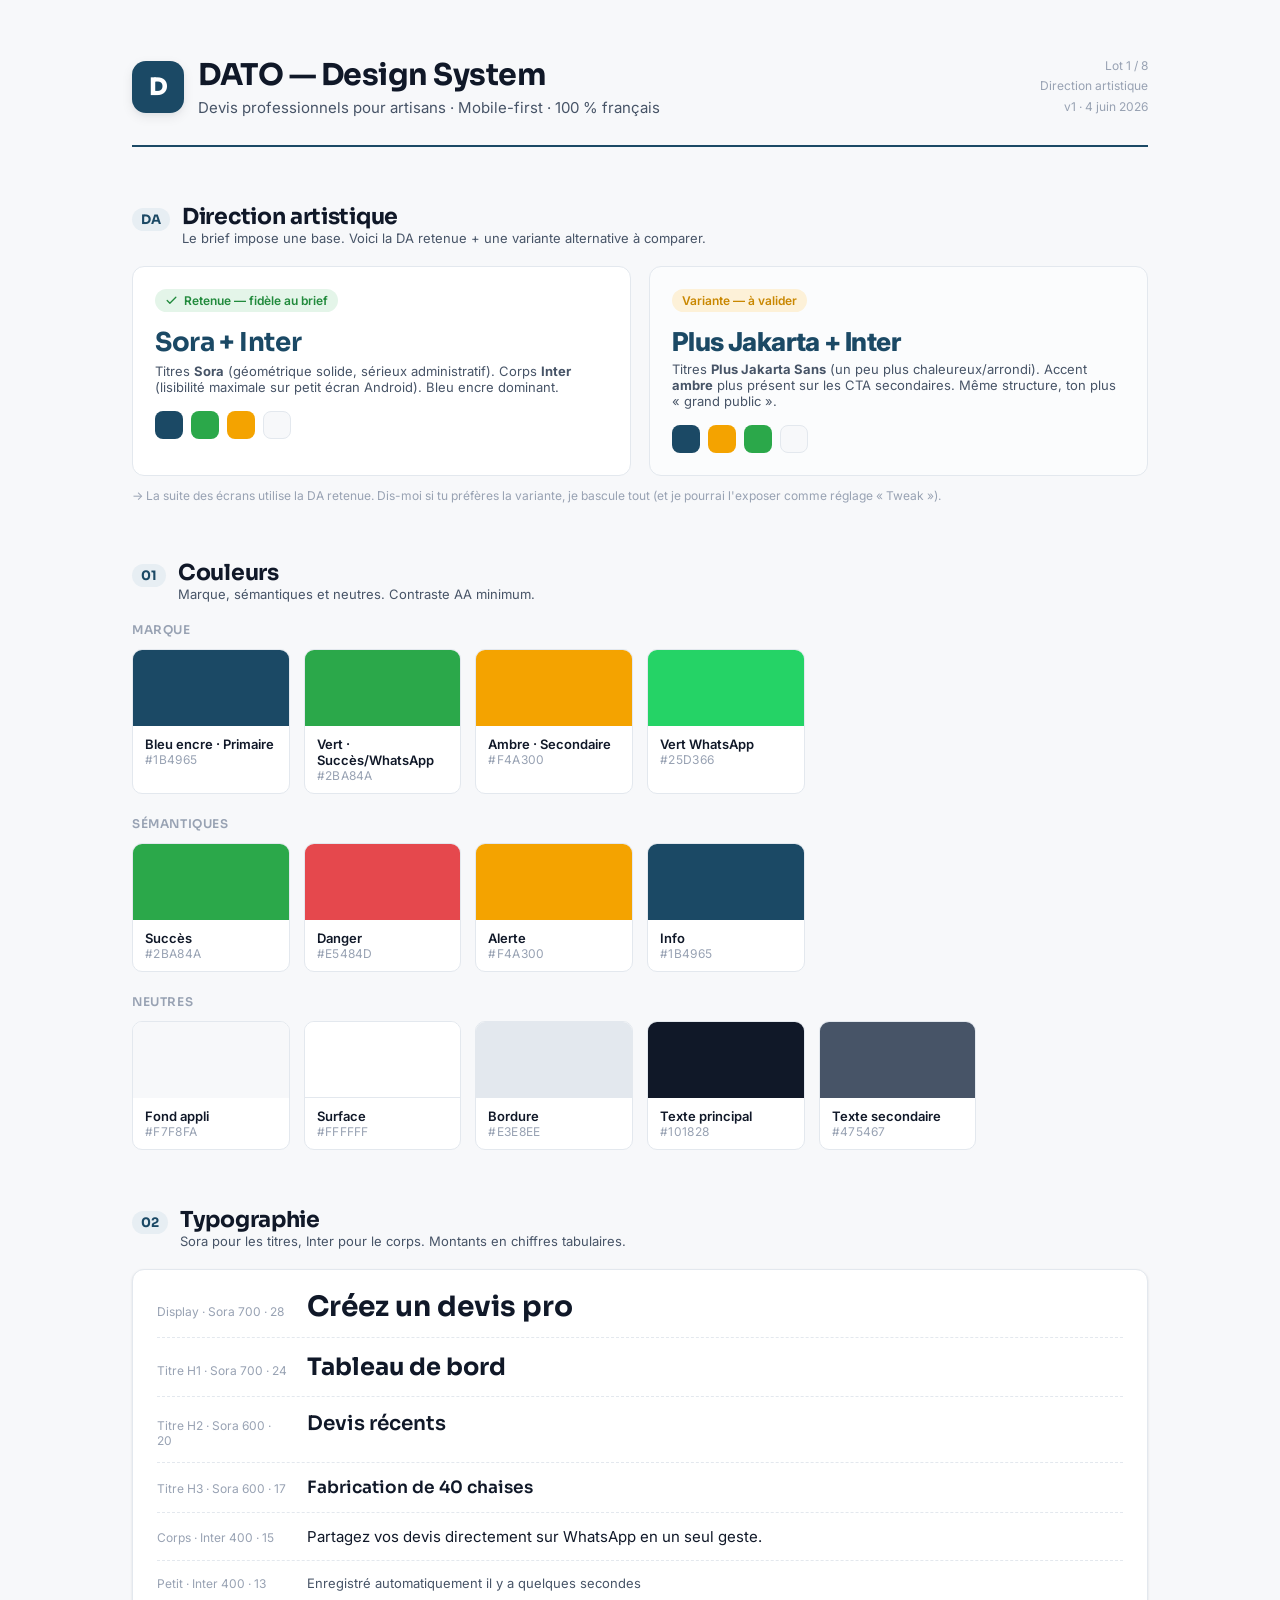
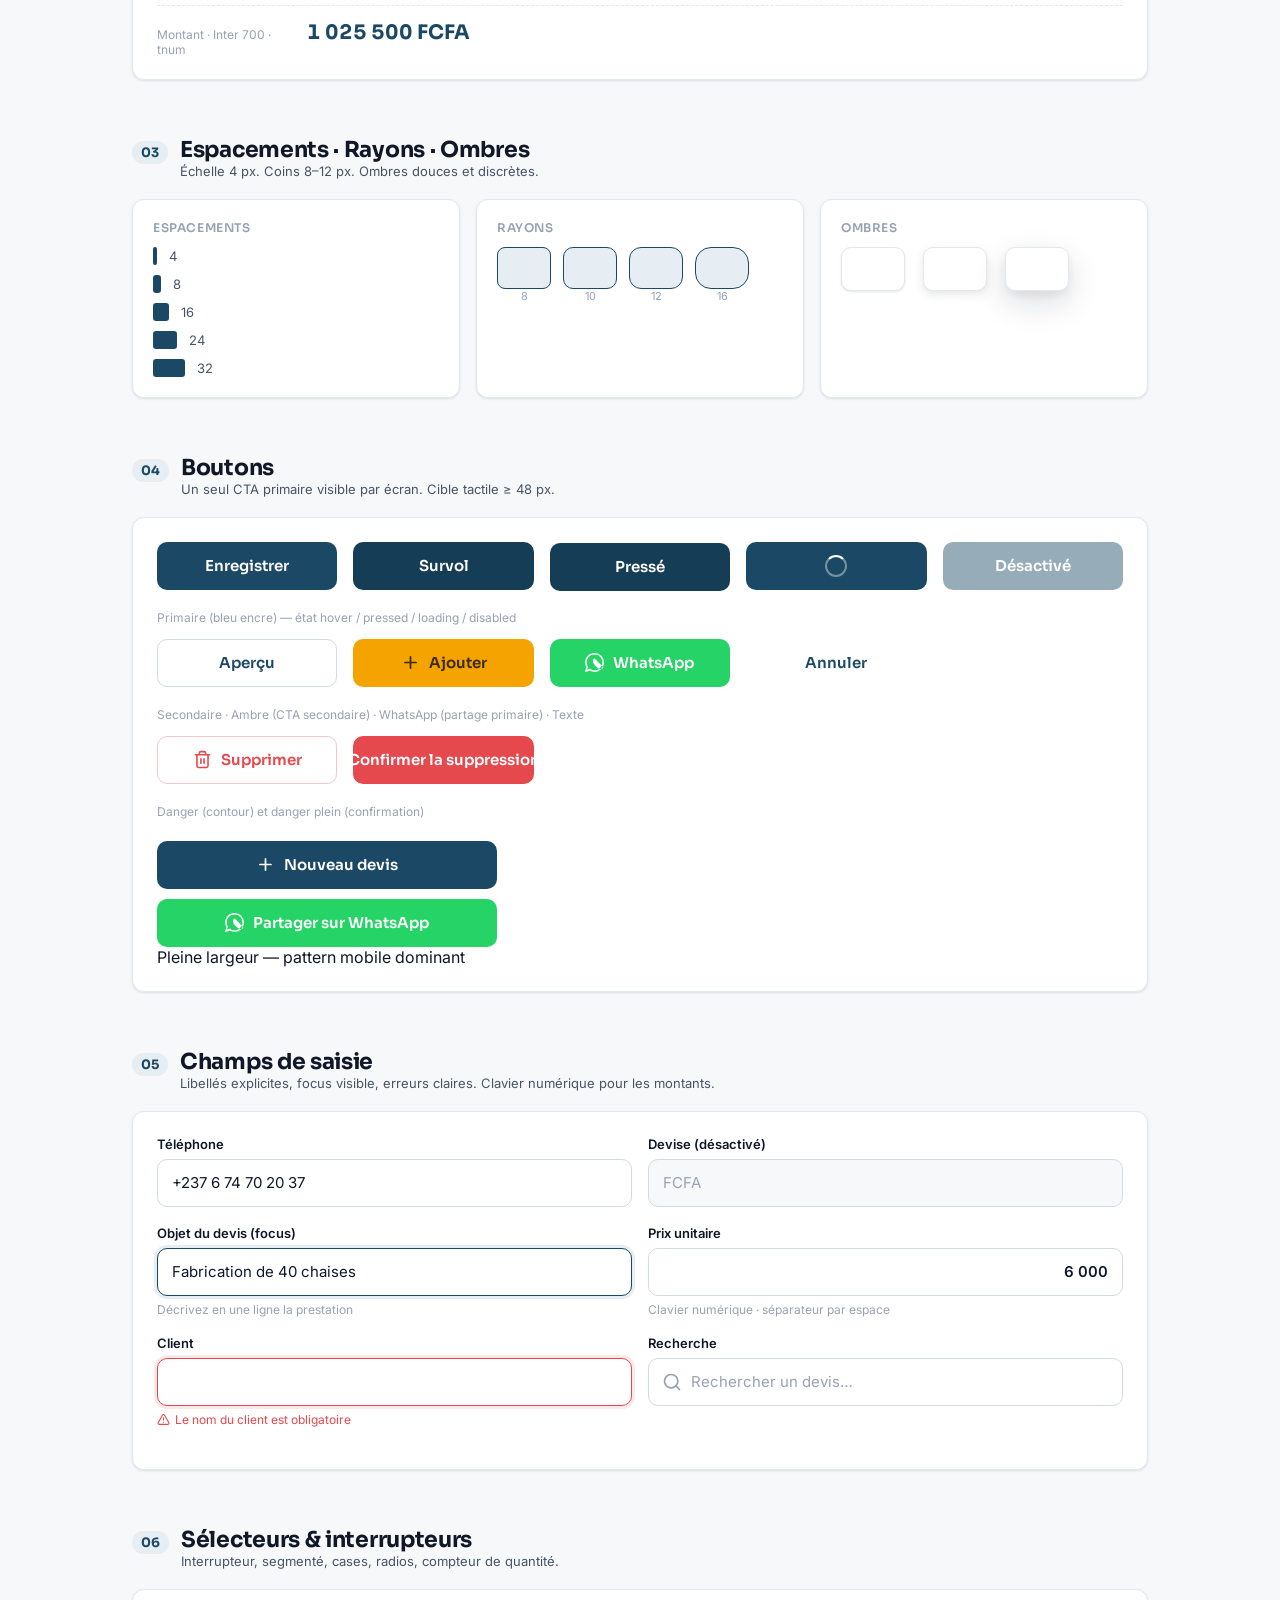
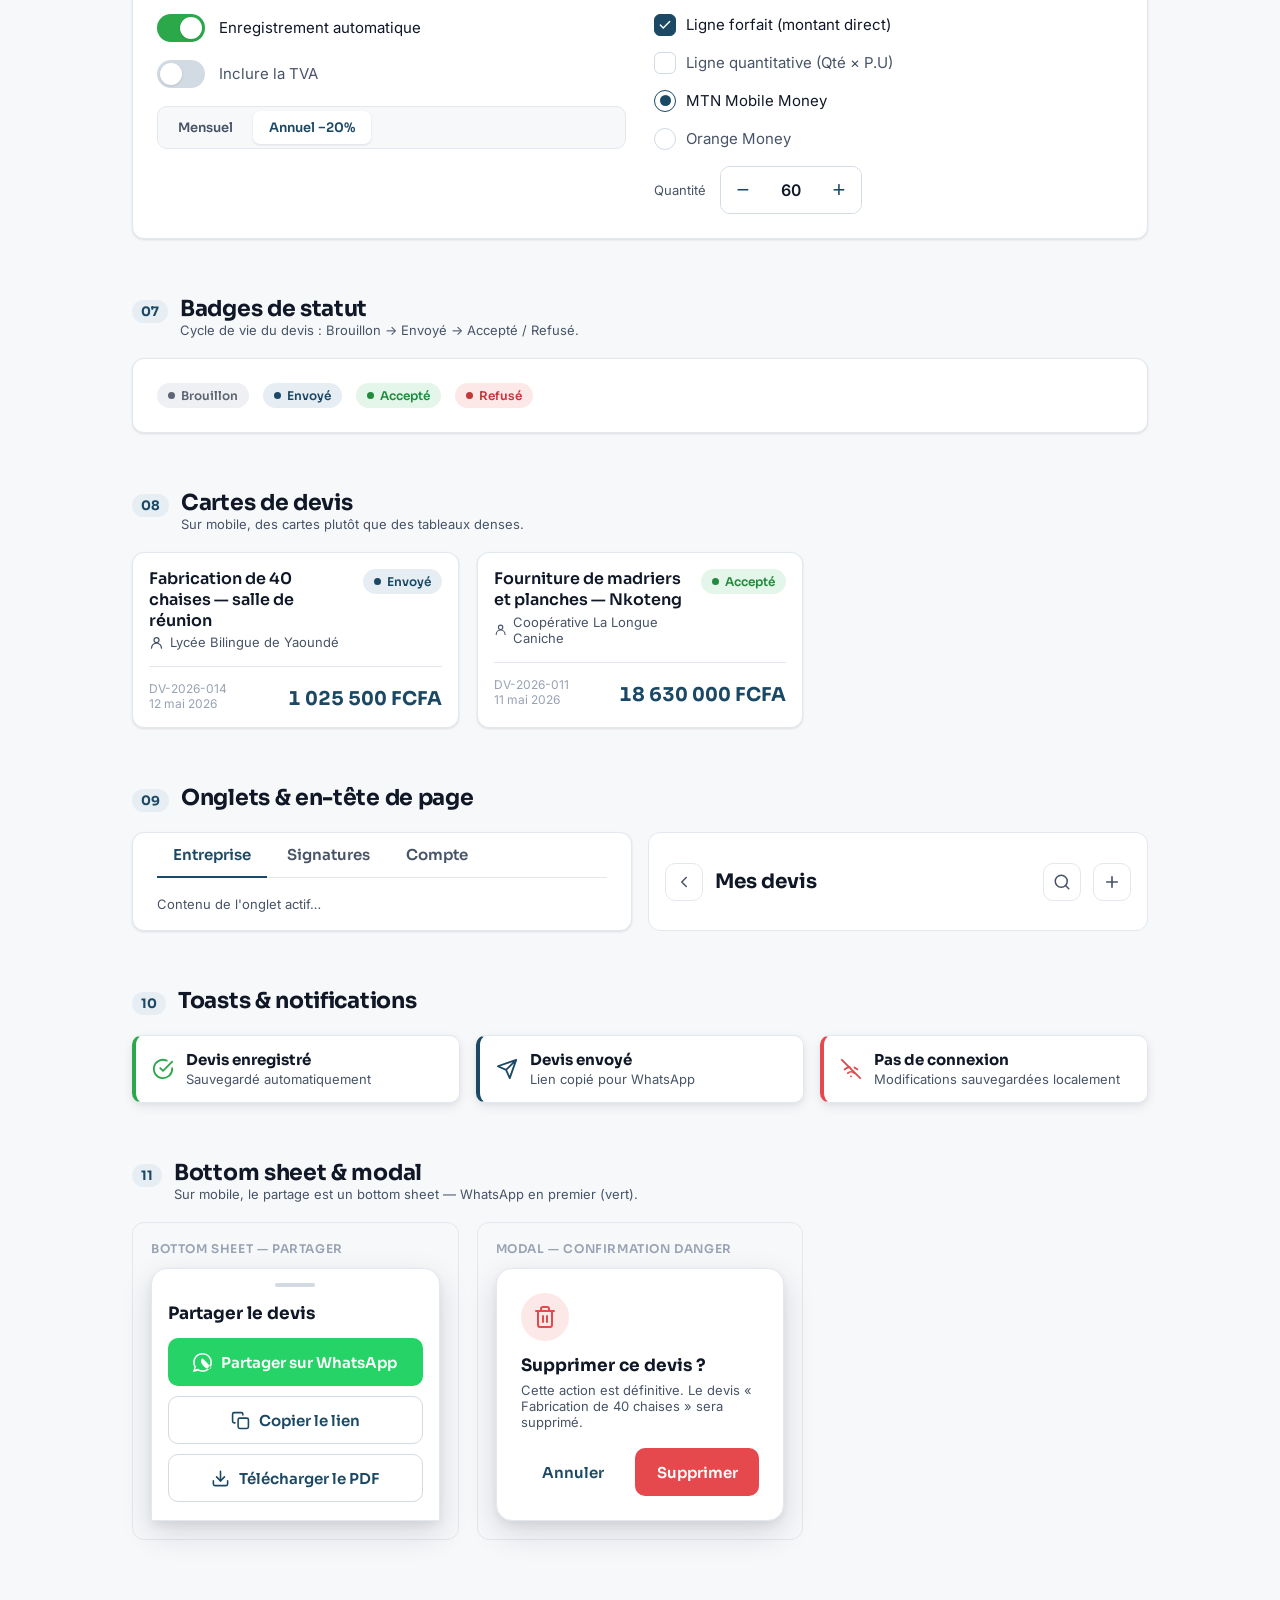
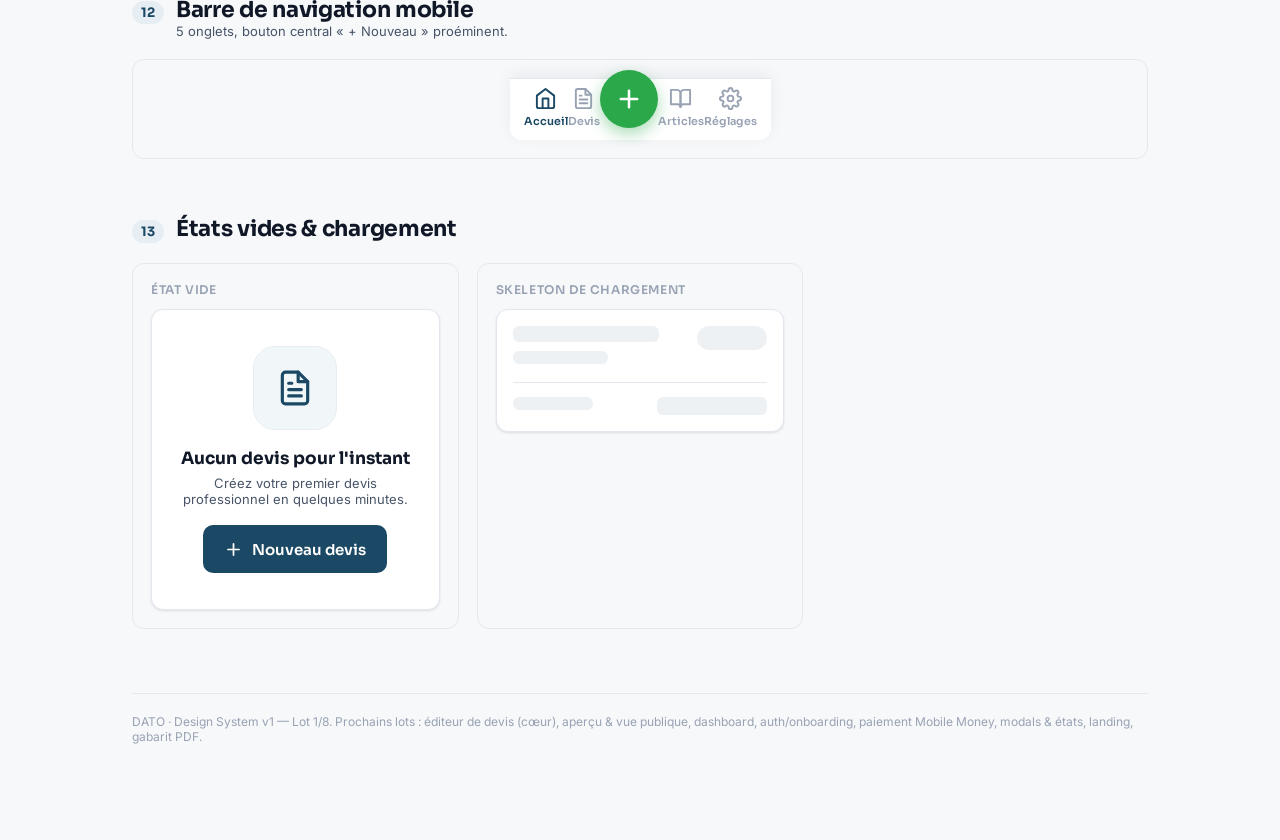
<file: assets/DATO/design_handoff_dato/maquettes/Design System.html>
<!DOCTYPE html>
<html lang="fr">
<head>
<meta charset="UTF-8">
<meta name="viewport" content="width=device-width, initial-scale=1.0">
<title>DATO — Design System</title>
<link rel="stylesheet" href="styles/tokens.css">
<style>
  body { padding: 0; }
  .page { max-width: 1080px; margin: 0 auto; padding: 56px 32px 96px; }

  /* Masthead */
  .mast { display: flex; align-items: flex-end; justify-content: space-between; gap: 24px; padding-bottom: 28px; border-bottom: 2px solid var(--ink); margin-bottom: 8px; }
  .mast .brand { display: flex; align-items: center; gap: 14px; }
  .logo-badge { width: 52px; height: 52px; border-radius: 14px; background: var(--ink); color: #fff; display: grid; place-items: center; font-family: var(--font-head); font-weight: 800; font-size: 24px; box-shadow: var(--sh-3); }
  .mast h1 { font-size: 30px; letter-spacing: -.5px; }
  .mast .sub { color: var(--text-2); font-size: var(--fs-body); margin-top: 4px; }
  .mast .meta { text-align: right; color: var(--text-3); font-size: var(--fs-xs); line-height: 1.7; }

  /* Section scaffolding */
  section.block { margin-top: 56px; }
  .sec-head { display: flex; align-items: baseline; gap: 12px; margin-bottom: 20px; }
  .sec-num { font-family: var(--font-head); font-weight: 700; font-size: 13px; color: var(--ink); background: var(--ink-100); padding: 3px 9px; border-radius: var(--r-pill); }
  .sec-head h2 { font-size: 22px; letter-spacing: -.3px; }
  .sec-head p { margin: 0; color: var(--text-2); font-size: var(--fs-sm); }

  .card { background: var(--surface); border: 1px solid var(--border); border-radius: var(--r-lg); box-shadow: var(--sh-2); }
  .grid { display: grid; gap: 16px; }
  .lbl { font-family: var(--font-head); font-weight: 600; font-size: var(--fs-xs); text-transform: uppercase; letter-spacing: .6px; color: var(--text-3); margin-bottom: 12px; }

  /* Colors */
  .swatches { display: grid; grid-template-columns: repeat(auto-fill, minmax(150px,1fr)); gap: 14px; }
  .sw { border: 1px solid var(--border); border-radius: var(--r-md); overflow: hidden; background: #fff; }
  .sw .chip { height: 76px; }
  .sw .info { padding: 10px 12px; }
  .sw .nm { font-weight: 600; font-size: var(--fs-sm); }
  .sw .hx { font-size: var(--fs-xs); color: var(--text-3); font-family: var(--font-body); letter-spacing: .3px; }

  /* Type scale */
  .type-row { display: flex; align-items: baseline; gap: 20px; padding: 14px 0; border-bottom: 1px dashed var(--border); }
  .type-row:last-child { border-bottom: 0; }
  .type-row .tag { width: 130px; flex: none; color: var(--text-3); font-size: var(--fs-xs); font-family: var(--font-body); }
  .type-row .specimen { color: var(--text); }

  /* tokens mini */
  .tok { display: grid; grid-template-columns: repeat(auto-fill,minmax(180px,1fr)); gap: 14px; }
  .tok .item { display: flex; align-items: center; gap: 12px; font-size: var(--fs-sm); color: var(--text-2); }
  .rdemo { background: var(--ink-100); border: 1px solid var(--ink); }
  .shdemo { background: #fff; border: 1px solid var(--border); width: 64px; height: 44px; border-radius: var(--r-md); flex: none; }
  .spdemo { background: var(--ink); height: 18px; border-radius: 3px; flex: none; }

  /* Buttons */
  .btn { font-family: var(--font-head); font-weight: 600; font-size: var(--fs-body); border-radius: var(--r-md); border: 1.5px solid transparent; min-height: 48px; padding: 0 20px; display: inline-flex; align-items: center; justify-content: center; gap: 9px; cursor: pointer; transition: .12s ease; white-space: nowrap; }
  .btn svg { width: 19px; height: 19px; }
  .btn-primary { background: var(--ink); color: #fff; }
  .btn-primary:hover { background: var(--ink-700); }
  .btn-primary.pressed { background: var(--ink-700); transform: translateY(1px); }
  .btn-secondary { background: #fff; color: var(--ink); border-color: var(--border-strong); }
  .btn-secondary:hover { background: var(--ink-050); border-color: var(--ink); }
  .btn-amber { background: var(--amber); color: #3a2a00; }
  .btn-amber:hover { background: var(--amber-700); color: #fff; }
  .btn-whatsapp { background: var(--whatsapp); color: #fff; }
  .btn-whatsapp:hover { filter: brightness(.95); }
  .btn-text { background: transparent; color: var(--ink); min-height: 40px; padding: 0 10px; }
  .btn-text:hover { background: var(--ink-050); }
  .btn-danger { background: #fff; color: var(--danger); border-color: #f3c7c8; }
  .btn-danger:hover { background: var(--danger-100); }
  .btn-danger-solid { background: var(--danger); color: #fff; }
  .btn:disabled, .btn.disabled { opacity: .45; cursor: not-allowed; }
  .btn.loading { color: transparent; position: relative; }
  .btn.loading::after { content:""; position: absolute; width: 18px; height: 18px; border: 2.5px solid rgba(255,255,255,.4); border-top-color: #fff; border-radius: 50%; animation: spin .7s linear infinite; }
  @keyframes spin { to { transform: rotate(360deg); } }
  .btn-block { width: 100%; }
  .state-grid { display: grid; grid-template-columns: repeat(auto-fill,minmax(150px,1fr)); gap: 14px 16px; align-items: center; }
  .state-grid .cap { grid-column: 1/-1; font-size: var(--fs-xs); color: var(--text-3); margin-top: 6px; }

  /* Inputs */
  .field { margin-bottom: 18px; }
  .field label { display: block; font-weight: 600; font-size: var(--fs-sm); margin-bottom: 7px; color: var(--text); }
  .field .hint { font-size: var(--fs-xs); color: var(--text-3); margin-top: 6px; }
  .field .err { font-size: var(--fs-xs); color: var(--danger); margin-top: 6px; display: flex; gap: 5px; align-items: center; }
  .input { width: 100%; min-height: 48px; border: 1.5px solid var(--border-strong); border-radius: var(--r-md); padding: 0 14px; font-family: var(--font-body); font-size: var(--fs-body); color: var(--text); background: #fff; transition: .12s; }
  .input::placeholder { color: var(--text-3); }
  .input.focus, .input:focus { outline: none; border-color: var(--ink); box-shadow: 0 0 0 3px var(--ink-100); }
  .input.error { border-color: var(--danger); box-shadow: 0 0 0 3px var(--danger-100); }
  .input:disabled, .input.disabled { background: var(--bg); color: var(--text-3); cursor: not-allowed; }
  .input-money { text-align: right; font-variant-numeric: tabular-nums; font-weight: 600; }

  /* Toggles / selectors */
  .switch { width: 48px; height: 28px; border-radius: 999px; background: var(--border-strong); position: relative; cursor: pointer; transition: .15s; flex: none; }
  .switch.on { background: var(--green); }
  .switch::after { content:""; position: absolute; top: 3px; left: 3px; width: 22px; height: 22px; border-radius: 50%; background: #fff; box-shadow: var(--sh-2); transition: .15s; }
  .switch.on::after { left: 23px; }
  .seg { display: inline-flex; background: var(--bg); border: 1px solid var(--border); border-radius: var(--r-md); padding: 4px; gap: 4px; }
  .seg button { border: 0; background: transparent; font-family: var(--font-head); font-weight: 600; font-size: var(--fs-sm); padding: 8px 16px; border-radius: 7px; color: var(--text-2); cursor: pointer; }
  .seg button.active { background: #fff; color: var(--ink); box-shadow: var(--sh-2); }
  .check { display: flex; align-items: center; gap: 10px; font-size: var(--fs-body); }
  .box { width: 22px; height: 22px; border-radius: 6px; border: 1.5px solid var(--border-strong); display: grid; place-items: center; flex: none; }
  .box.on { background: var(--ink); border-color: var(--ink); color: #fff; }
  .box.on svg { width: 14px; height: 14px; }
  .radio { width: 22px; height: 22px; border-radius: 50%; border: 1.5px solid var(--border-strong); display: grid; place-items: center; flex: none; }
  .radio.on { border-color: var(--ink); }
  .radio.on::after { content:""; width: 11px; height: 11px; border-radius: 50%; background: var(--ink); }
  .stepper { display: inline-flex; align-items: center; border: 1.5px solid var(--border-strong); border-radius: var(--r-md); overflow: hidden; }
  .stepper button { width: 44px; height: 46px; border: 0; background: #fff; font-size: 22px; color: var(--ink); cursor: pointer; }
  .stepper button:hover { background: var(--ink-050); }
  .stepper .val { width: 52px; text-align: center; font-weight: 600; font-variant-numeric: tabular-nums; }

  /* Badges */
  .badge { display: inline-flex; align-items: center; gap: 6px; font-family: var(--font-head); font-weight: 600; font-size: var(--fs-xs); padding: 5px 11px; border-radius: var(--r-pill); }
  .badge .dot { width: 7px; height: 7px; border-radius: 50%; }
  .b-draft { background: var(--st-draft-bg); color: var(--st-draft-fg); }
  .b-draft .dot { background: var(--st-draft-fg); }
  .b-sent { background: var(--st-sent-bg); color: var(--st-sent-fg); }
  .b-sent .dot { background: var(--st-sent-fg); }
  .b-accepted { background: var(--st-accepted-bg); color: var(--st-accepted-fg); }
  .b-accepted .dot { background: var(--st-accepted-fg); }
  .b-refused { background: var(--st-refused-bg); color: var(--st-refused-fg); }
  .b-refused .dot { background: var(--st-refused-fg); }

  /* Quote card */
  .demo-wrap { display: grid; grid-template-columns: repeat(auto-fill,minmax(300px,1fr)); gap: 18px; }
  .frame { background: var(--bg); border: 1px solid var(--border); border-radius: var(--r-lg); padding: 18px; }
  .qcard { background: #fff; border: 1px solid var(--border); border-radius: var(--r-lg); box-shadow: var(--sh-2); padding: 16px; }
  .qcard .top { display: flex; justify-content: space-between; align-items: flex-start; gap: 12px; }
  .qcard .obj { font-family: var(--font-head); font-weight: 600; font-size: var(--fs-body-lg); line-height: 1.3; color: var(--text); }
  .qcard .client { color: var(--text-2); font-size: var(--fs-sm); margin-top: 3px; display: flex; align-items: center; gap: 6px; }
  .qcard .row2 { display: flex; justify-content: space-between; align-items: flex-end; margin-top: 16px; padding-top: 14px; border-top: 1px solid var(--border); }
  .qcard .amount { font-family: var(--font-head); font-weight: 700; font-size: 19px; color: var(--ink); font-variant-numeric: tabular-nums; }
  .qcard .num { font-size: var(--fs-xs); color: var(--text-3); }
  .qcard .date { font-size: var(--fs-xs); color: var(--text-3); }
  .icon-btn { width: 38px; height: 38px; border-radius: var(--r-md); border: 1px solid var(--border); background: #fff; display: grid; place-items: center; color: var(--text-2); cursor: pointer; }
  .icon-btn:hover { background: var(--ink-050); color: var(--ink); }
  .icon-btn svg { width: 18px; height: 18px; }

  /* Tabs */
  .tabs { display: flex; gap: 4px; border-bottom: 1px solid var(--border); }
  .tabs button { border: 0; background: transparent; font-family: var(--font-head); font-weight: 600; font-size: var(--fs-body); color: var(--text-2); padding: 12px 16px; cursor: pointer; border-bottom: 2.5px solid transparent; margin-bottom: -1px; }
  .tabs button.active { color: var(--ink); border-bottom-color: var(--ink); }

  /* Toast */
  .toast { display: flex; align-items: center; gap: 12px; background: #fff; border: 1px solid var(--border); border-left: 4px solid var(--ink); border-radius: var(--r-md); padding: 14px 16px; box-shadow: var(--sh-3); font-size: var(--fs-body); }
  .toast.ok { border-left-color: var(--green); }
  .toast.ok .tic { color: var(--green); }
  .toast.err { border-left-color: var(--danger); }
  .toast.err .tic { color: var(--danger); }
  .toast .tic { color: var(--ink); display: grid; place-items: center; }
  .toast .tic svg { width: 22px; height: 22px; }
  .toast .tx { flex: 1; }
  .toast .tx b { font-family: var(--font-head); display: block; }
  .toast .tx span { color: var(--text-2); font-size: var(--fs-sm); }

  /* Tab bar */
  .tabbar { display: flex; align-items: flex-end; justify-content: space-between; background: #fff; border-top: 1px solid var(--border); padding: 8px 14px 12px; box-shadow: var(--sh-up); border-radius: 0 0 var(--r-lg) var(--r-lg); max-width: 380px; }
  .tabbar .tb { display: flex; flex-direction: column; align-items: center; gap: 4px; color: var(--text-3); font-size: 11px; font-family: var(--font-head); font-weight: 600; flex: 1; }
  .tabbar .tb svg { width: 23px; height: 23px; }
  .tabbar .tb.active { color: var(--ink); }
  .tabbar .fab { width: 58px; height: 58px; border-radius: 50%; background: var(--green); color: #fff; display: grid; place-items: center; box-shadow: 0 6px 16px rgba(43,168,74,.4); margin-top: -26px; flex: none; }
  .tabbar .fab svg { width: 28px; height: 28px; }

  /* Empty state */
  .empty { text-align: center; padding: 36px 24px; }
  .empty .ill { width: 84px; height: 84px; border-radius: 22px; background: var(--ink-050); border: 1px solid var(--ink-100); display: grid; place-items: center; color: var(--ink); margin: 0 auto 18px; }
  .empty .ill svg { width: 38px; height: 38px; }
  .empty h4 { font-size: var(--fs-h3); margin-bottom: 6px; }
  .empty p { color: var(--text-2); font-size: var(--fs-sm); max-width: 260px; margin: 0 auto 18px; }

  /* Skeleton */
  .sk { background: linear-gradient(90deg, #eef1f4 25%, #f6f8fa 37%, #eef1f4 63%); background-size: 400% 100%; animation: shimmer 1.4s infinite; border-radius: 6px; }
  @keyframes shimmer { 0% { background-position: 100% 0; } 100% { background-position: -100% 0; } }

  /* Page header */
  .pghead { display: flex; align-items: center; gap: 12px; background: #fff; border: 1px solid var(--border); border-radius: var(--r-lg); padding: 14px 16px; }
  .pghead h3 { font-size: var(--fs-h2); flex: 1; }

  /* DA variant */
  .da-compare { display: grid; grid-template-columns: 1fr 1fr; gap: 18px; }
  @media (max-width: 720px){ .da-compare, .swatches { grid-template-columns: 1fr 1fr; } .da-compare{grid-template-columns:1fr;} }
  .da { padding: 22px; border-radius: var(--r-lg); border: 1px solid var(--border); }
  .da .chosen { display: inline-flex; align-items: center; gap: 6px; font-size: var(--fs-xs); font-weight: 600; color: var(--green-700); background: var(--green-100); padding: 4px 10px; border-radius: 999px; margin-bottom: 14px; }
  .da h3.t { font-size: 26px; letter-spacing: -.4px; margin-bottom: 4px; }
  .da .pills { display: flex; gap: 8px; margin-top: 16px; }
  .da .pill { width: 28px; height: 28px; border-radius: 8px; }

  .footnote { margin-top: 64px; padding-top: 20px; border-top: 1px solid var(--border); color: var(--text-3); font-size: var(--fs-xs); }
</style>
</head>
<body>
<!-- SVG icon sprite -->
<svg width="0" height="0" style="position:absolute" aria-hidden="true">
  <symbol id="i-plus" viewBox="0 0 24 24" fill="none" stroke="currentColor" stroke-width="2.2" stroke-linecap="round"><path d="M5 12h14M12 5v14"/></symbol>
  <symbol id="i-search" viewBox="0 0 24 24" fill="none" stroke="currentColor" stroke-width="2" stroke-linecap="round"><circle cx="11" cy="11" r="8"/><path d="m21 21-4.3-4.3"/></symbol>
  <symbol id="i-home" viewBox="0 0 24 24" fill="none" stroke="currentColor" stroke-width="2" stroke-linecap="round" stroke-linejoin="round"><path d="m3 9 9-7 9 7v11a2 2 0 0 1-2 2H5a2 2 0 0 1-2-2z"/><path d="M9 22V12h6v10"/></symbol>
  <symbol id="i-file" viewBox="0 0 24 24" fill="none" stroke="currentColor" stroke-width="2" stroke-linecap="round" stroke-linejoin="round"><path d="M14 2H6a2 2 0 0 0-2 2v16a2 2 0 0 0 2 2h12a2 2 0 0 0 2-2V8z"/><path d="M14 2v6h6"/><path d="M16 13H8M16 17H8M10 9H8"/></symbol>
  <symbol id="i-book" viewBox="0 0 24 24" fill="none" stroke="currentColor" stroke-width="2" stroke-linecap="round" stroke-linejoin="round"><path d="M2 3h6a4 4 0 0 1 4 4v14a3 3 0 0 0-3-3H2z"/><path d="M22 3h-6a4 4 0 0 0-4 4v14a3 3 0 0 1 3-3h7z"/></symbol>
  <symbol id="i-settings" viewBox="0 0 24 24" fill="none" stroke="currentColor" stroke-width="2" stroke-linecap="round" stroke-linejoin="round"><circle cx="12" cy="12" r="3"/><path d="M19.4 15a1.65 1.65 0 0 0 .33 1.82l.06.06a2 2 0 1 1-2.83 2.83l-.06-.06a1.65 1.65 0 0 0-1.82-.33 1.65 1.65 0 0 0-1 1.51V21a2 2 0 0 1-4 0v-.09A1.65 1.65 0 0 0 9 19.4a1.65 1.65 0 0 0-1.82.33l-.06.06a2 2 0 1 1-2.83-2.83l.06-.06a1.65 1.65 0 0 0 .33-1.82 1.65 1.65 0 0 0-1.51-1H3a2 2 0 0 1 0-4h.09A1.65 1.65 0 0 0 4.6 9a1.65 1.65 0 0 0-.33-1.82l-.06-.06a2 2 0 1 1 2.83-2.83l.06.06a1.65 1.65 0 0 0 1.82.33H9a1.65 1.65 0 0 0 1-1.51V3a2 2 0 0 1 4 0v.09a1.65 1.65 0 0 0 1 1.51 1.65 1.65 0 0 0 1.82-.33l.06-.06a2 2 0 1 1 2.83 2.83l-.06.06a1.65 1.65 0 0 0-.33 1.82V9a1.65 1.65 0 0 0 1.51 1H21a2 2 0 0 1 0 4h-.09a1.65 1.65 0 0 0-1.51 1z"/></symbol>
  <symbol id="i-share" viewBox="0 0 24 24" fill="none" stroke="currentColor" stroke-width="2" stroke-linecap="round" stroke-linejoin="round"><circle cx="18" cy="5" r="3"/><circle cx="6" cy="12" r="3"/><circle cx="18" cy="19" r="3"/><path d="m8.6 13.5 6.8 4M15.4 6.5l-6.8 4"/></symbol>
  <symbol id="i-download" viewBox="0 0 24 24" fill="none" stroke="currentColor" stroke-width="2" stroke-linecap="round" stroke-linejoin="round"><path d="M21 15v4a2 2 0 0 1-2 2H5a2 2 0 0 1-2-2v-4"/><path d="m7 10 5 5 5-5"/><path d="M12 15V3"/></symbol>
  <symbol id="i-trash" viewBox="0 0 24 24" fill="none" stroke="currentColor" stroke-width="2" stroke-linecap="round" stroke-linejoin="round"><path d="M3 6h18M19 6v14a2 2 0 0 1-2 2H7a2 2 0 0 1-2-2V6m3 0V4a2 2 0 0 1 2-2h4a2 2 0 0 1 2 2v2"/><path d="M10 11v6M14 11v6"/></symbol>
  <symbol id="i-edit" viewBox="0 0 24 24" fill="none" stroke="currentColor" stroke-width="2" stroke-linecap="round" stroke-linejoin="round"><path d="M12 20h9"/><path d="M16.5 3.5a2.12 2.12 0 0 1 3 3L7 19l-4 1 1-4Z"/></symbol>
  <symbol id="i-grip" viewBox="0 0 24 24" fill="currentColor"><circle cx="9" cy="6" r="1.6"/><circle cx="15" cy="6" r="1.6"/><circle cx="9" cy="12" r="1.6"/><circle cx="15" cy="12" r="1.6"/><circle cx="9" cy="18" r="1.6"/><circle cx="15" cy="18" r="1.6"/></symbol>
  <symbol id="i-check" viewBox="0 0 24 24" fill="none" stroke="currentColor" stroke-width="2.4" stroke-linecap="round" stroke-linejoin="round"><path d="M20 6 9 17l-5-5"/></symbol>
  <symbol id="i-x" viewBox="0 0 24 24" fill="none" stroke="currentColor" stroke-width="2.2" stroke-linecap="round"><path d="M18 6 6 18M6 6l12 12"/></symbol>
  <symbol id="i-check-circle" viewBox="0 0 24 24" fill="none" stroke="currentColor" stroke-width="2" stroke-linecap="round" stroke-linejoin="round"><path d="M22 11.08V12a10 10 0 1 1-5.93-9.14"/><path d="m22 4-10 10.01-3-3"/></symbol>
  <symbol id="i-alert" viewBox="0 0 24 24" fill="none" stroke="currentColor" stroke-width="2" stroke-linecap="round" stroke-linejoin="round"><path d="m10.29 3.86-8.18 14.18a2 2 0 0 0 1.71 3h16.38a2 2 0 0 0 1.71-3L13.71 3.86a2 2 0 0 0-3.42 0z"/><path d="M12 9v4M12 17h.01"/></symbol>
  <symbol id="i-wifi-off" viewBox="0 0 24 24" fill="none" stroke="currentColor" stroke-width="2" stroke-linecap="round" stroke-linejoin="round"><path d="M2 2l20 20"/><path d="M8.5 16.5a5 5 0 0 1 7 0M5 12.5a10 10 0 0 1 5.5-2.7M19 12.5a10 10 0 0 0-3.2-2.1"/><path d="M12 20h.01"/></symbol>
  <symbol id="i-chevron" viewBox="0 0 24 24" fill="none" stroke="currentColor" stroke-width="2" stroke-linecap="round" stroke-linejoin="round"><path d="m9 18 6-6-6-6"/></symbol>
  <symbol id="i-dots" viewBox="0 0 24 24" fill="currentColor"><circle cx="12" cy="5" r="1.8"/><circle cx="12" cy="12" r="1.8"/><circle cx="12" cy="19" r="1.8"/></symbol>
  <symbol id="i-copy" viewBox="0 0 24 24" fill="none" stroke="currentColor" stroke-width="2" stroke-linecap="round" stroke-linejoin="round"><rect x="9" y="9" width="13" height="13" rx="2"/><path d="M5 15H4a2 2 0 0 1-2-2V4a2 2 0 0 1 2-2h9a2 2 0 0 1 2 2v1"/></symbol>
  <symbol id="i-send" viewBox="0 0 24 24" fill="none" stroke="currentColor" stroke-width="2" stroke-linecap="round" stroke-linejoin="round"><path d="M22 2 11 13M22 2l-7 20-4-9-9-4Z"/></symbol>
  <symbol id="i-user" viewBox="0 0 24 24" fill="none" stroke="currentColor" stroke-width="2" stroke-linecap="round" stroke-linejoin="round"><circle cx="12" cy="8" r="4"/><path d="M20 21a8 8 0 0 0-16 0"/></symbol>
  <symbol id="i-phone" viewBox="0 0 24 24" fill="none" stroke="currentColor" stroke-width="2" stroke-linecap="round" stroke-linejoin="round"><path d="M22 16.92v3a2 2 0 0 1-2.18 2 19.79 19.79 0 0 1-8.63-3.07 19.5 19.5 0 0 1-6-6 19.79 19.79 0 0 1-3.07-8.67A2 2 0 0 1 4.11 2h3a2 2 0 0 1 2 1.72c.13.96.36 1.9.7 2.81a2 2 0 0 1-.45 2.11L8.09 9.91a16 16 0 0 0 6 6l1.27-1.27a2 2 0 0 1 2.11-.45c.91.34 1.85.57 2.81.7A2 2 0 0 1 22 16.92Z"/></symbol>
  <symbol id="i-whatsapp" viewBox="0 0 24 24" fill="currentColor"><path d="M.057 24l1.687-6.163a11.867 11.867 0 0 1-1.587-5.946C.16 5.335 5.495 0 12.05 0a11.82 11.82 0 0 1 8.413 3.488 11.82 11.82 0 0 1 3.48 8.414c-.003 6.557-5.338 11.892-11.893 11.892a11.9 11.9 0 0 1-5.688-1.448L.057 24zm6.597-3.807c1.676.995 3.276 1.591 5.392 1.592 5.448 0 9.886-4.434 9.889-9.885.002-5.462-4.415-9.89-9.881-9.892-5.452 0-9.887 4.434-9.889 9.884a9.86 9.86 0 0 0 1.515 5.26l-.999 3.648 3.973-1.292zm5.69-13.31c-.247-.001-.65.092-.988.461s-1.297 1.268-1.297 3.094 1.327 3.59 1.512 3.836c.185.246 2.609 4.144 6.354 5.498.621.214 1.106.342 1.484.438.624.158 1.192.136 1.641.082.5-.06 1.541-.629 1.758-1.236.218-.607.218-1.127.153-1.236-.065-.11-.247-.176-.516-.31z"/></symbol>
  <symbol id="i-clock" viewBox="0 0 24 24" fill="none" stroke="currentColor" stroke-width="2" stroke-linecap="round" stroke-linejoin="round"><circle cx="12" cy="12" r="10"/><path d="M12 6v6l4 2"/></symbol>
</svg>

<div class="page">

  <!-- Masthead -->
  <div class="mast">
    <div class="brand">
      <div class="logo-badge">D</div>
      <div>
        <h1>DATO — Design System</h1>
        <div class="sub">Devis professionnels pour artisans · Mobile-first · 100&nbsp;% français</div>
      </div>
    </div>
    <div class="meta">Lot&nbsp;1 / 8<br>Direction artistique<br>v1 · 4 juin 2026</div>
  </div>

  <!-- DA -->
  <section class="block">
    <div class="sec-head"><span class="sec-num">DA</span><div><h2>Direction artistique</h2><p>Le brief impose une base. Voici la DA retenue + une variante alternative à comparer.</p></div></div>
    <div class="da-compare">
      <div class="da" style="background:#fff;">
        <span class="chosen"><svg style="width:13px;height:13px"><use href="#i-check"/></svg> Retenue — fidèle au brief</span>
        <h3 class="t" style="font-family:var(--font-head);color:var(--ink);">Sora + Inter</h3>
        <p style="color:var(--text-2);font-size:var(--fs-sm);margin:0;">Titres <b>Sora</b> (géométrique solide, sérieux administratif). Corps <b>Inter</b> (lisibilité maximale sur petit écran Android). Bleu encre dominant.</p>
        <div class="pills"><span class="pill" style="background:var(--ink)"></span><span class="pill" style="background:var(--green)"></span><span class="pill" style="background:var(--amber)"></span><span class="pill" style="background:var(--bg);border:1px solid var(--border)"></span></div>
      </div>
      <div class="da" style="background:var(--surface-2);">
        <span class="chosen" style="background:var(--amber-100);color:var(--amber-700);">Variante — à valider</span>
        <h3 class="t" style="font-family:var(--font-body);font-weight:800;color:var(--ink);letter-spacing:-.6px;">Plus Jakarta + Inter</h3>
        <p style="color:var(--text-2);font-size:var(--fs-sm);margin:0;">Titres <b>Plus Jakarta Sans</b> (un peu plus chaleureux/arrondi). Accent <b>ambre</b> plus présent sur les CTA secondaires. Même structure, ton plus « grand public ».</p>
        <div class="pills"><span class="pill" style="background:var(--ink)"></span><span class="pill" style="background:var(--amber)"></span><span class="pill" style="background:var(--green)"></span><span class="pill" style="background:var(--bg);border:1px solid var(--border)"></span></div>
      </div>
    </div>
    <p style="color:var(--text-3);font-size:var(--fs-xs);margin-top:12px;">→ La suite des écrans utilise la DA retenue. Dis-moi si tu préfères la variante, je bascule tout (et je pourrai l'exposer comme réglage « Tweak »).</p>
  </section>

  <!-- Colors -->
  <section class="block">
    <div class="sec-head"><span class="sec-num">01</span><div><h2>Couleurs</h2><p>Marque, sémantiques et neutres. Contraste AA minimum.</p></div></div>
    <div class="lbl">Marque</div>
    <div class="swatches">
      <div class="sw"><div class="chip" style="background:#1B4965"></div><div class="info"><div class="nm">Bleu encre · Primaire</div><div class="hx">#1B4965</div></div></div>
      <div class="sw"><div class="chip" style="background:#2BA84A"></div><div class="info"><div class="nm">Vert · Succès/WhatsApp</div><div class="hx">#2BA84A</div></div></div>
      <div class="sw"><div class="chip" style="background:#F4A300"></div><div class="info"><div class="nm">Ambre · Secondaire</div><div class="hx">#F4A300</div></div></div>
      <div class="sw"><div class="chip" style="background:#25D366"></div><div class="info"><div class="nm">Vert WhatsApp</div><div class="hx">#25D366</div></div></div>
    </div>
    <div class="lbl" style="margin-top:22px;">Sémantiques</div>
    <div class="swatches">
      <div class="sw"><div class="chip" style="background:#2BA84A"></div><div class="info"><div class="nm">Succès</div><div class="hx">#2BA84A</div></div></div>
      <div class="sw"><div class="chip" style="background:#E5484D"></div><div class="info"><div class="nm">Danger</div><div class="hx">#E5484D</div></div></div>
      <div class="sw"><div class="chip" style="background:#F4A300"></div><div class="info"><div class="nm">Alerte</div><div class="hx">#F4A300</div></div></div>
      <div class="sw"><div class="chip" style="background:#1B4965"></div><div class="info"><div class="nm">Info</div><div class="hx">#1B4965</div></div></div>
    </div>
    <div class="lbl" style="margin-top:22px;">Neutres</div>
    <div class="swatches">
      <div class="sw"><div class="chip" style="background:#F7F8FA"></div><div class="info"><div class="nm">Fond appli</div><div class="hx">#F7F8FA</div></div></div>
      <div class="sw"><div class="chip" style="background:#FFFFFF;border-bottom:1px solid var(--border)"></div><div class="info"><div class="nm">Surface</div><div class="hx">#FFFFFF</div></div></div>
      <div class="sw"><div class="chip" style="background:#E3E8EE"></div><div class="info"><div class="nm">Bordure</div><div class="hx">#E3E8EE</div></div></div>
      <div class="sw"><div class="chip" style="background:#101828"></div><div class="info"><div class="nm">Texte principal</div><div class="hx">#101828</div></div></div>
      <div class="sw"><div class="chip" style="background:#475467"></div><div class="info"><div class="nm">Texte secondaire</div><div class="hx">#475467</div></div></div>
    </div>
  </section>

  <!-- Type -->
  <section class="block">
    <div class="sec-head"><span class="sec-num">02</span><div><h2>Typographie</h2><p>Sora pour les titres, Inter pour le corps. Montants en chiffres tabulaires.</p></div></div>
    <div class="card" style="padding:8px 24px;">
      <div class="type-row"><div class="tag">Display · Sora 700 · 28</div><div class="specimen" style="font-family:var(--font-head);font-weight:700;font-size:28px;line-height:1.1;">Créez un devis pro</div></div>
      <div class="type-row"><div class="tag">Titre H1 · Sora 700 · 24</div><div class="specimen" style="font-family:var(--font-head);font-weight:700;font-size:24px;">Tableau de bord</div></div>
      <div class="type-row"><div class="tag">Titre H2 · Sora 600 · 20</div><div class="specimen" style="font-family:var(--font-head);font-weight:600;font-size:20px;">Devis récents</div></div>
      <div class="type-row"><div class="tag">Titre H3 · Sora 600 · 17</div><div class="specimen" style="font-family:var(--font-head);font-weight:600;font-size:17px;">Fabrication de 40 chaises</div></div>
      <div class="type-row"><div class="tag">Corps · Inter 400 · 15</div><div class="specimen" style="font-size:15px;">Partagez vos devis directement sur WhatsApp en un seul geste.</div></div>
      <div class="type-row"><div class="tag">Petit · Inter 400 · 13</div><div class="specimen" style="font-size:13px;color:var(--text-2);">Enregistré automatiquement il y a quelques secondes</div></div>
      <div class="type-row"><div class="tag">Montant · Inter 700 · tnum</div><div class="specimen tnum" style="font-family:var(--font-head);font-weight:700;font-size:20px;color:var(--ink);">1 025 500 FCFA</div></div>
    </div>
  </section>

  <!-- Tokens -->
  <section class="block">
    <div class="sec-head"><span class="sec-num">03</span><div><h2>Espacements · Rayons · Ombres</h2><p>Échelle 4&nbsp;px. Coins 8–12&nbsp;px. Ombres douces et discrètes.</p></div></div>
    <div class="grid" style="grid-template-columns:1fr 1fr 1fr;">
      <div class="card" style="padding:20px;">
        <div class="lbl">Espacements</div>
        <div style="display:flex;flex-direction:column;gap:10px;">
          <div class="item" style="display:flex;align-items:center;gap:12px;font-size:13px;color:var(--text-2)"><span class="spdemo" style="width:4px"></span>4</div>
          <div class="item" style="display:flex;align-items:center;gap:12px;font-size:13px;color:var(--text-2)"><span class="spdemo" style="width:8px"></span>8</div>
          <div class="item" style="display:flex;align-items:center;gap:12px;font-size:13px;color:var(--text-2)"><span class="spdemo" style="width:16px"></span>16</div>
          <div class="item" style="display:flex;align-items:center;gap:12px;font-size:13px;color:var(--text-2)"><span class="spdemo" style="width:24px"></span>24</div>
          <div class="item" style="display:flex;align-items:center;gap:12px;font-size:13px;color:var(--text-2)"><span class="spdemo" style="width:32px"></span>32</div>
        </div>
      </div>
      <div class="card" style="padding:20px;">
        <div class="lbl">Rayons</div>
        <div style="display:flex;gap:12px;align-items:flex-end;flex-wrap:wrap;">
          <div style="text-align:center;font-size:11px;color:var(--text-3)"><div class="rdemo" style="width:54px;height:42px;border-radius:8px"></div>8</div>
          <div style="text-align:center;font-size:11px;color:var(--text-3)"><div class="rdemo" style="width:54px;height:42px;border-radius:10px"></div>10</div>
          <div style="text-align:center;font-size:11px;color:var(--text-3)"><div class="rdemo" style="width:54px;height:42px;border-radius:12px"></div>12</div>
          <div style="text-align:center;font-size:11px;color:var(--text-3)"><div class="rdemo" style="width:54px;height:42px;border-radius:16px"></div>16</div>
        </div>
      </div>
      <div class="card" style="padding:20px;">
        <div class="lbl">Ombres</div>
        <div style="display:flex;gap:18px;align-items:center;">
          <div class="shdemo" style="box-shadow:var(--sh-2)"></div>
          <div class="shdemo" style="box-shadow:var(--sh-3)"></div>
          <div class="shdemo" style="box-shadow:var(--sh-4)"></div>
        </div>
      </div>
    </div>
  </section>

  <!-- Buttons -->
  <section class="block">
    <div class="sec-head"><span class="sec-num">04</span><div><h2>Boutons</h2><p>Un seul CTA primaire visible par écran. Cible tactile ≥ 48&nbsp;px.</p></div></div>
    <div class="card" style="padding:24px;">
      <div class="state-grid">
        <button class="btn btn-primary">Enregistrer</button>
        <button class="btn btn-primary" style="background:var(--ink-700)">Survol</button>
        <button class="btn btn-primary pressed">Pressé</button>
        <button class="btn btn-primary loading">Chargement</button>
        <button class="btn btn-primary disabled" disabled>Désactivé</button>
        <div class="cap">Primaire (bleu encre) — état hover / pressed / loading / disabled</div>

        <button class="btn btn-secondary">Aperçu</button>
        <button class="btn btn-amber"><svg><use href="#i-plus"/></svg> Ajouter</button>
        <button class="btn btn-whatsapp"><svg><use href="#i-whatsapp"/></svg> WhatsApp</button>
        <button class="btn btn-text">Annuler</button>
        <div class="cap">Secondaire · Ambre (CTA secondaire) · WhatsApp (partage primaire) · Texte</div>

        <button class="btn btn-danger"><svg><use href="#i-trash"/></svg> Supprimer</button>
        <button class="btn btn-danger-solid">Confirmer la suppression</button>
        <div class="cap">Danger (contour) et danger plein (confirmation)</div>
      </div>
      <div style="margin-top:22px;max-width:340px;">
        <button class="btn btn-primary btn-block" style="margin-bottom:10px;"><svg><use href="#i-plus"/></svg> Nouveau devis</button>
        <button class="btn btn-whatsapp btn-block"><svg><use href="#i-whatsapp"/></svg> Partager sur WhatsApp</button>
        <div class="cap">Pleine largeur — pattern mobile dominant</div>
      </div>
    </div>
  </section>

  <!-- Inputs -->
  <section class="block">
    <div class="sec-head"><span class="sec-num">05</span><div><h2>Champs de saisie</h2><p>Libellés explicites, focus visible, erreurs claires. Clavier numérique pour les montants.</p></div></div>
    <div class="card" style="padding:24px;">
      <div class="grid" style="grid-template-columns:1fr 1fr;">
        <div>
          <div class="field"><label>Téléphone</label><input class="input" value="+237 6 74 70 20 37"></div>
          <div class="field"><label>Objet du devis (focus)</label><input class="input focus" value="Fabrication de 40 chaises"><div class="hint">Décrivez en une ligne la prestation</div></div>
          <div class="field"><label>Client</label><input class="input error" value=""><div class="err"><svg style="width:13px;height:13px"><use href="#i-alert"/></svg> Le nom du client est obligatoire</div></div>
        </div>
        <div>
          <div class="field"><label>Devise (désactivé)</label><input class="input disabled" value="FCFA" disabled></div>
          <div class="field"><label>Prix unitaire</label><input class="input input-money" inputmode="numeric" value="6 000"><div class="hint">Clavier numérique · séparateur par espace</div></div>
          <div class="field"><label>Recherche</label>
            <div style="position:relative;"><span style="position:absolute;left:14px;top:14px;color:var(--text-3)"><svg style="width:20px;height:20px"><use href="#i-search"/></svg></span><input class="input" style="padding-left:42px;" placeholder="Rechercher un devis…"></div>
          </div>
        </div>
      </div>
    </div>
  </section>

  <!-- Selectors -->
  <section class="block">
    <div class="sec-head"><span class="sec-num">06</span><div><h2>Sélecteurs & interrupteurs</h2><p>Interrupteur, segmenté, cases, radios, compteur de quantité.</p></div></div>
    <div class="card" style="padding:24px;">
      <div class="grid" style="grid-template-columns:1fr 1fr;gap:28px;">
        <div style="display:flex;flex-direction:column;gap:18px;">
          <div style="display:flex;align-items:center;gap:14px;"><span class="switch on"></span><span style="font-size:var(--fs-body)">Enregistrement automatique</span></div>
          <div style="display:flex;align-items:center;gap:14px;"><span class="switch"></span><span style="font-size:var(--fs-body);color:var(--text-2)">Inclure la TVA</span></div>
          <div class="seg"><button>Mensuel</button><button class="active">Annuel −20%</button></div>
        </div>
        <div style="display:flex;flex-direction:column;gap:16px;">
          <div class="check"><span class="box on"><svg><use href="#i-check"/></svg></span> Ligne forfait (montant direct)</div>
          <div class="check"><span class="box"></span> <span style="color:var(--text-2)">Ligne quantitative (Qté × P.U)</span></div>
          <div class="check"><span class="radio on"></span> MTN Mobile Money</div>
          <div class="check"><span class="radio"></span> <span style="color:var(--text-2)">Orange Money</span></div>
          <div style="display:flex;align-items:center;gap:14px;"><span style="font-size:var(--fs-sm);color:var(--text-2)">Quantité</span><div class="stepper"><button>−</button><span class="val tnum">60</span><button>+</button></div></div>
        </div>
      </div>
    </div>
  </section>

  <!-- Badges -->
  <section class="block">
    <div class="sec-head"><span class="sec-num">07</span><div><h2>Badges de statut</h2><p>Cycle de vie du devis : Brouillon → Envoyé → Accepté / Refusé.</p></div></div>
    <div class="card" style="padding:24px;display:flex;gap:14px;flex-wrap:wrap;align-items:center;">
      <span class="badge b-draft"><span class="dot"></span> Brouillon</span>
      <span class="badge b-sent"><span class="dot"></span> Envoyé</span>
      <span class="badge b-accepted"><span class="dot"></span> Accepté</span>
      <span class="badge b-refused"><span class="dot"></span> Refusé</span>
    </div>
  </section>

  <!-- Cards -->
  <section class="block">
    <div class="sec-head"><span class="sec-num">08</span><div><h2>Cartes de devis</h2><p>Sur mobile, des cartes plutôt que des tableaux denses.</p></div></div>
    <div class="demo-wrap">
      <div class="qcard">
        <div class="top">
          <div>
            <div class="obj">Fabrication de 40 chaises — salle de réunion</div>
            <div class="client"><svg style="width:15px;height:15px"><use href="#i-user"/></svg> Lycée Bilingue de Yaoundé</div>
          </div>
          <span class="badge b-sent"><span class="dot"></span> Envoyé</span>
        </div>
        <div class="row2">
          <div><div class="num">DV-2026-014</div><div class="date">12 mai 2026</div></div>
          <div class="amount">1 025 500 FCFA</div>
        </div>
      </div>
      <div class="qcard">
        <div class="top">
          <div>
            <div class="obj">Fourniture de madriers et planches — Nkoteng</div>
            <div class="client"><svg style="width:15px;height:15px"><use href="#i-user"/></svg> Coopérative La Longue Caniche</div>
          </div>
          <span class="badge b-accepted"><span class="dot"></span> Accepté</span>
        </div>
        <div class="row2">
          <div><div class="num">DV-2026-011</div><div class="date">11 mai 2026</div></div>
          <div class="amount">18 630 000 FCFA</div>
        </div>
      </div>
    </div>
  </section>

  <!-- Tabs + Page header -->
  <section class="block">
    <div class="sec-head"><span class="sec-num">09</span><div><h2>Onglets & en-tête de page</h2></div></div>
    <div class="grid" style="grid-template-columns:1fr 1fr;">
      <div class="card" style="padding:0 24px;">
        <div class="tabs"><button class="active">Entreprise</button><button>Signatures</button><button>Compte</button></div>
        <div style="padding:18px 0;color:var(--text-2);font-size:var(--fs-sm);">Contenu de l'onglet actif…</div>
      </div>
      <div class="pghead">
        <span class="icon-btn" style="transform:rotate(180deg)"><svg><use href="#i-chevron"/></svg></span>
        <h3>Mes devis</h3>
        <span class="icon-btn"><svg><use href="#i-search"/></svg></span>
        <span class="icon-btn"><svg><use href="#i-plus"/></svg></span>
      </div>
    </div>
  </section>

  <!-- Toasts -->
  <section class="block">
    <div class="sec-head"><span class="sec-num">10</span><div><h2>Toasts & notifications</h2></div></div>
    <div class="grid" style="grid-template-columns:1fr 1fr 1fr;">
      <div class="toast ok"><span class="tic"><svg><use href="#i-check-circle"/></svg></span><div class="tx"><b>Devis enregistré</b><span>Sauvegardé automatiquement</span></div></div>
      <div class="toast"><span class="tic"><svg><use href="#i-send"/></svg></span><div class="tx"><b>Devis envoyé</b><span>Lien copié pour WhatsApp</span></div></div>
      <div class="toast err"><span class="tic"><svg><use href="#i-wifi-off"/></svg></span><div class="tx"><b>Pas de connexion</b><span>Modifications sauvegardées localement</span></div></div>
    </div>
  </section>

  <!-- Bottom sheet / modal -->
  <section class="block">
    <div class="sec-head"><span class="sec-num">11</span><div><h2>Bottom sheet & modal</h2><p>Sur mobile, le partage est un bottom sheet — WhatsApp en premier (vert).</p></div></div>
    <div class="demo-wrap">
      <div class="frame">
        <div class="lbl">Bottom sheet — Partager</div>
        <div style="background:#fff;border:1px solid var(--border);border-radius:16px 16px 0 0;box-shadow:var(--sh-4);padding:8px 16px 18px;">
          <div style="width:40px;height:4px;border-radius:2px;background:var(--border-strong);margin:6px auto 16px;"></div>
          <h3 style="font-size:var(--fs-h3);margin-bottom:14px;">Partager le devis</h3>
          <button class="btn btn-whatsapp btn-block" style="margin-bottom:10px;"><svg><use href="#i-whatsapp"/></svg> Partager sur WhatsApp</button>
          <button class="btn btn-secondary btn-block" style="margin-bottom:10px;"><svg><use href="#i-copy"/></svg> Copier le lien</button>
          <button class="btn btn-secondary btn-block"><svg><use href="#i-download"/></svg> Télécharger le PDF</button>
        </div>
      </div>
      <div class="frame">
        <div class="lbl">Modal — Confirmation danger</div>
        <div style="background:#fff;border:1px solid var(--border);border-radius:16px;box-shadow:var(--sh-4);padding:24px;">
          <div style="width:48px;height:48px;border-radius:50%;background:var(--danger-100);color:var(--danger);display:grid;place-items:center;margin-bottom:14px;"><svg style="width:24px;height:24px"><use href="#i-trash"/></svg></div>
          <h3 style="font-size:var(--fs-h3);margin-bottom:6px;">Supprimer ce devis ?</h3>
          <p style="color:var(--text-2);font-size:var(--fs-sm);margin:0 0 18px;">Cette action est définitive. Le devis « Fabrication de 40 chaises » sera supprimé.</p>
          <div style="display:flex;gap:10px;"><button class="btn btn-text" style="flex:1">Annuler</button><button class="btn btn-danger-solid" style="flex:1">Supprimer</button></div>
        </div>
      </div>
    </div>
  </section>

  <!-- Nav -->
  <section class="block">
    <div class="sec-head"><span class="sec-num">12</span><div><h2>Barre de navigation mobile</h2><p>5 onglets, bouton central « + Nouveau » proéminent.</p></div></div>
    <div class="frame" style="display:flex;justify-content:center;">
      <div class="tabbar">
        <div class="tb active"><svg><use href="#i-home"/></svg>Accueil</div>
        <div class="tb"><svg><use href="#i-file"/></svg>Devis</div>
        <div class="fab"><svg><use href="#i-plus"/></svg></div>
        <div class="tb"><svg><use href="#i-book"/></svg>Articles</div>
        <div class="tb"><svg><use href="#i-settings"/></svg>Réglages</div>
      </div>
    </div>
  </section>

  <!-- Empty + skeleton -->
  <section class="block">
    <div class="sec-head"><span class="sec-num">13</span><div><h2>États vides & chargement</h2></div></div>
    <div class="demo-wrap">
      <div class="frame">
        <div class="lbl">État vide</div>
        <div class="card empty">
          <div class="ill"><svg><use href="#i-file"/></svg></div>
          <h4>Aucun devis pour l'instant</h4>
          <p>Créez votre premier devis professionnel en quelques minutes.</p>
          <button class="btn btn-primary"><svg><use href="#i-plus"/></svg> Nouveau devis</button>
        </div>
      </div>
      <div class="frame">
        <div class="lbl">Skeleton de chargement</div>
        <div class="qcard">
          <div style="display:flex;justify-content:space-between;gap:12px;"><div style="flex:1"><div class="sk" style="height:16px;width:85%;margin-bottom:9px;"></div><div class="sk" style="height:13px;width:55%;"></div></div><div class="sk" style="height:24px;width:70px;border-radius:999px;"></div></div>
          <div style="display:flex;justify-content:space-between;margin-top:18px;padding-top:14px;border-top:1px solid var(--border);"><div class="sk" style="height:13px;width:80px;"></div><div class="sk" style="height:18px;width:110px;"></div></div>
        </div>
      </div>
    </div>
  </section>

  <div class="footnote">DATO · Design System v1 — Lot 1/8. Prochains lots : éditeur de devis (cœur), aperçu & vue publique, dashboard, auth/onboarding, paiement Mobile Money, modals & états, landing, gabarit PDF.</div>

</div>
</body>
</html>
</file>
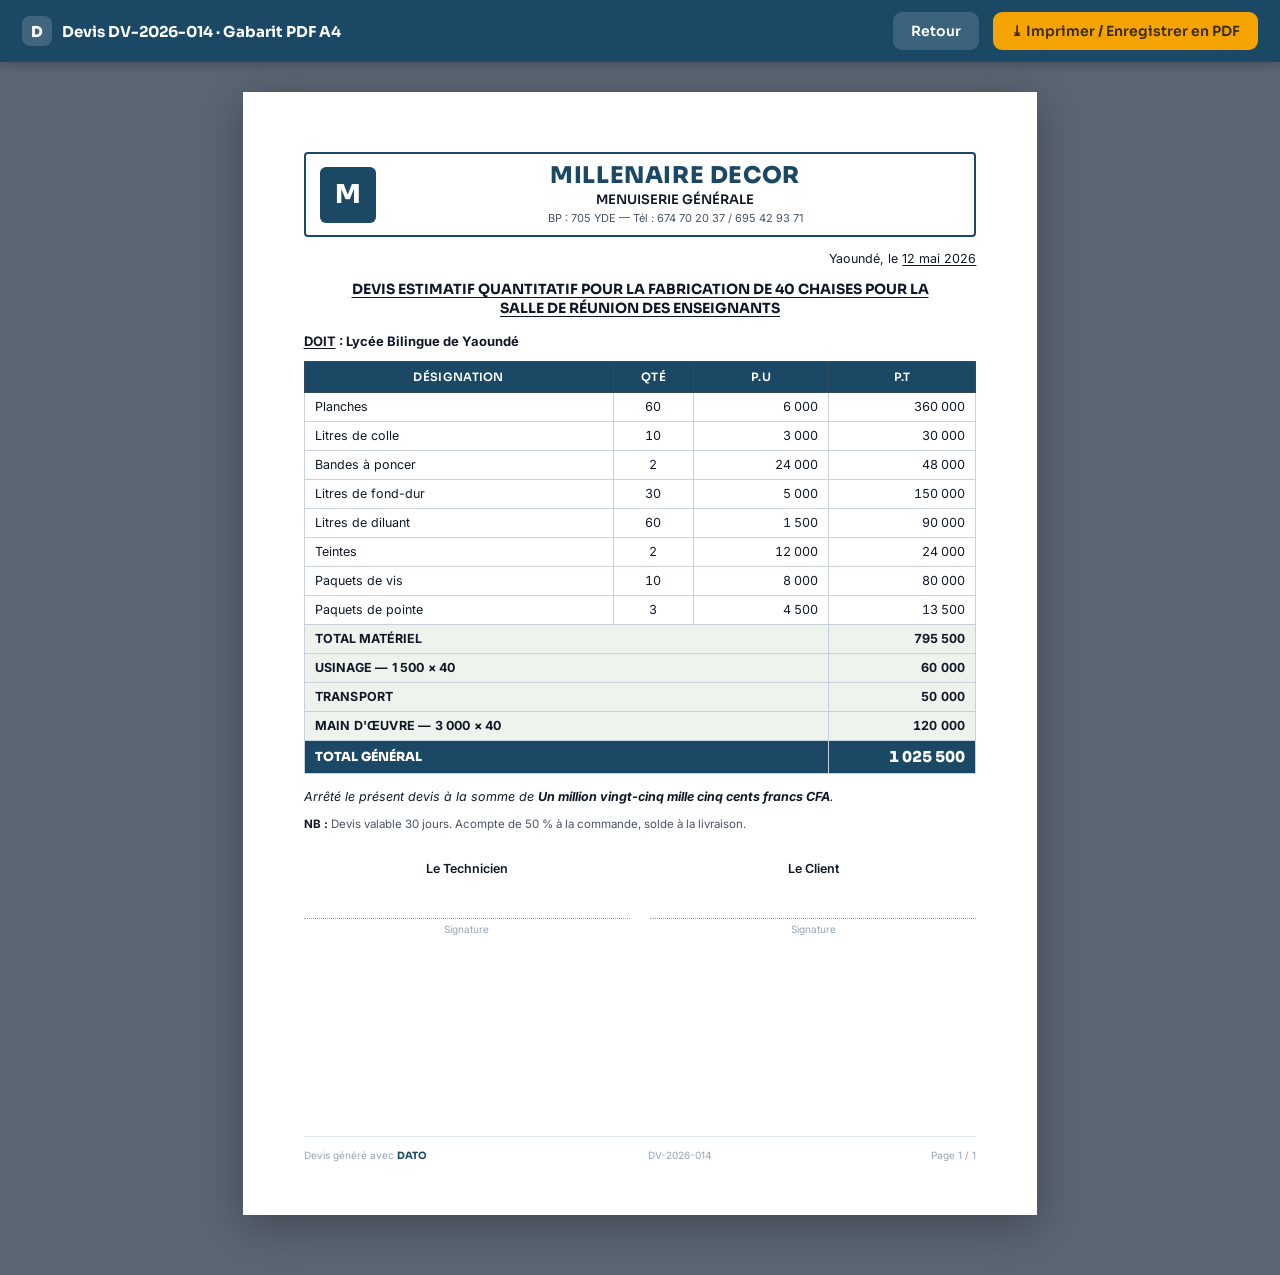
<file: assets/DATO/design_handoff_dato/maquettes/Gabarit PDF A4.html>
<!DOCTYPE html>
<html lang="fr">
<head>
<meta charset="UTF-8">
<meta name="viewport" content="width=device-width, initial-scale=1.0">
<title>DATO — Devis DV-2026-014 (PDF A4)</title>
<link rel="stylesheet" href="styles/tokens.css">
<style>
  body { margin: 0; background: #5b6573; font-family: var(--font-body); -webkit-print-color-adjust: exact; print-color-adjust: exact; }

  /* Barre d'action (écran seulement) */
  .toolbar { position: sticky; top: 0; z-index: 10; background: #1B4965; color: #fff; display: flex; align-items: center; gap: 14px; padding: 12px 22px; box-shadow: 0 2px 10px rgba(0,0,0,.25); }
  .toolbar .t { font-family: var(--font-head); font-weight: 700; font-size: 15px; flex: 1; display: flex; align-items: center; gap: 10px; }
  .toolbar .t .b { width: 30px; height: 30px; border-radius: 8px; background: rgba(255,255,255,.16); display: grid; place-items: center; font-weight: 800; }
  .toolbar button { font-family: var(--font-head); font-weight: 600; font-size: 14px; border: 0; border-radius: 9px; padding: 10px 18px; cursor: pointer; display: inline-flex; align-items: center; gap: 8px; }
  .toolbar .print { background: var(--amber); color: #3a2a00; }
  .toolbar .ghost { background: rgba(255,255,255,.14); color: #fff; }

  .stage { padding: 30px 16px 60px; display: flex; flex-direction: column; align-items: center; gap: 24px; }

  /* Page A4 : 210 × 297 mm */
  .a4 { width: 210mm; min-height: 297mm; background: #fff; box-shadow: 0 10px 40px rgba(0,0,0,.3); padding: 16mm 16mm 14mm; position: relative; display: flex; flex-direction: column; color: #101828; }

  /* En-tête répété */
  .pdf-header { display: flex; align-items: center; gap: 14px; border: 2px solid #1B4965; border-radius: 4px; padding: 10px 14px; }
  .pdf-header .logo { width: 56px; height: 56px; border-radius: 6px; background: #1B4965; color: #fff; display: grid; place-items: center; font-family: var(--font-head); font-weight: 800; font-size: 26px; flex: none; }
  .pdf-header .ctr { flex: 1; text-align: center; }
  .pdf-header .nm { font-family: var(--font-head); font-weight: 800; font-size: 23px; color: #1B4965; letter-spacing: .6px; line-height: 1.05; }
  .pdf-header .act { font-family: var(--font-head); font-weight: 600; font-size: 13px; margin-top: 2px; }
  .pdf-header .meta { font-size: 11px; color: #475467; margin-top: 3px; }

  .date-line { text-align: right; font-size: 12.5px; margin: 14px 0 0; }
  .date-line u { text-underline-offset: 2px; }

  .objet { text-align: center; font-family: var(--font-head); font-weight: 700; font-size: 14px; text-transform: uppercase; text-decoration: underline; text-underline-offset: 3px; margin: 14px auto 14px; max-width: 90%; line-height: 1.4; }

  .doit { font-weight: 700; font-size: 13px; margin-bottom: 12px; }
  .doit u { text-underline-offset: 2px; }

  /* Tableau */
  table.devis { width: 100%; border-collapse: collapse; border: 1px solid #34495a; table-layout: fixed; }
  table.devis th { background: #1B4965; color: #fff; font-family: var(--font-head); font-weight: 600; font-size: 11.5px; text-transform: uppercase; letter-spacing: .3px; padding: 8px 10px; border: 1px solid #34495a; text-align: center; }
  table.devis td { padding: 6.5px 10px; border: 1px solid #c9d2dc; font-size: 12.5px; vertical-align: middle; }
  td.num { text-align: right; font-variant-numeric: tabular-nums; }
  td.ctr { text-align: center; font-variant-numeric: tabular-nums; }
  .sub td { background: #eef3ee; font-weight: 700; }
  .rub td { background: #eef3ee; font-weight: 700; text-transform: uppercase; letter-spacing: .2px; }
  .grand td { background: #1B4965; color: #fff; font-family: var(--font-head); font-weight: 800; font-size: 14px; }
  .grand td.num { font-size: 15px; }

  .lettres { font-style: italic; font-size: 12.5px; margin-top: 14px; line-height: 1.5; }
  .nb { font-size: 11.5px; color: #475467; margin-top: 10px; }
  .nb b { color: #101828; }

  .signatures { display: flex; justify-content: space-around; gap: 20px; margin-top: 30px; }
  .signatures .s { text-align: center; flex: 1; }
  .signatures .s .lab { font-weight: 600; font-size: 12.5px; margin-bottom: 42px; }
  .signatures .s .line { border-top: 1px dotted #98a2b3; padding-top: 4px; font-size: 10px; color: #98a2b3; }

  .pdf-footer { margin-top: auto; padding-top: 12px; border-top: 1px solid #e3e8ee; display: flex; justify-content: space-between; align-items: center; font-size: 10px; color: #98a2b3; }
  .pdf-footer span { white-space: nowrap; }
  .pdf-footer .brandlet { font-family: var(--font-head); font-weight: 700; color: #1B4965; }

  @media print {
    body { background: #fff; }
    .toolbar { display: none; }
    .stage { padding: 0; gap: 0; }
    .a4 { box-shadow: none; width: auto; min-height: auto; margin: 0; padding: 14mm; }
    @page { size: A4; margin: 0; }
  }
</style>
</head>
<body>
  <div class="toolbar">
    <div class="t"><span class="b">D</span> Devis DV-2026-014 · Gabarit PDF A4</div>
    <button class="ghost" onclick="location.href='Application DATO.html'">Retour</button>
    <button class="print" onclick="window.print()">⤓ Imprimer / Enregistrer en PDF</button>
  </div>

  <div class="stage">
    <div class="a4">
      <!-- En-tête -->
      <div class="pdf-header">
        <div class="logo">M</div>
        <div class="ctr">
          <div class="nm">MILLENAIRE DECOR</div>
          <div class="act">MENUISERIE GÉNÉRALE</div>
          <div class="meta">BP : 705 YDE — Tél : 674 70 20 37 / 695 42 93 71</div>
        </div>
      </div>

      <div class="date-line">Yaoundé, le <u>12 mai 2026</u></div>

      <div class="objet">Devis estimatif quantitatif pour la fabrication de 40 chaises pour la salle de réunion des enseignants</div>

      <div class="doit"><u>DOIT</u> : Lycée Bilingue de Yaoundé</div>

      <table class="devis">
        <thead>
          <tr>
            <th style="width:46%">Désignation</th>
            <th style="width:12%">Qté</th>
            <th style="width:20%">P.U</th>
            <th style="width:22%">P.T</th>
          </tr>
        </thead>
        <tbody>
          <tr><td>Planches</td><td class="ctr">60</td><td class="num">6 000</td><td class="num">360 000</td></tr>
          <tr><td>Litres de colle</td><td class="ctr">10</td><td class="num">3 000</td><td class="num">30 000</td></tr>
          <tr><td>Bandes à poncer</td><td class="ctr">2</td><td class="num">24 000</td><td class="num">48 000</td></tr>
          <tr><td>Litres de fond-dur</td><td class="ctr">30</td><td class="num">5 000</td><td class="num">150 000</td></tr>
          <tr><td>Litres de diluant</td><td class="ctr">60</td><td class="num">1 500</td><td class="num">90 000</td></tr>
          <tr><td>Teintes</td><td class="ctr">2</td><td class="num">12 000</td><td class="num">24 000</td></tr>
          <tr><td>Paquets de vis</td><td class="ctr">10</td><td class="num">8 000</td><td class="num">80 000</td></tr>
          <tr><td>Paquets de pointe</td><td class="ctr">3</td><td class="num">4 500</td><td class="num">13 500</td></tr>
          <tr class="sub"><td colspan="3">TOTAL MATÉRIEL</td><td class="num">795 500</td></tr>

          <tr class="rub"><td colspan="3">Usinage — 1 500 × 40</td><td class="num">60 000</td></tr>
          <tr class="rub"><td colspan="3">Transport</td><td class="num">50 000</td></tr>
          <tr class="rub"><td colspan="3">Main d'œuvre — 3 000 × 40</td><td class="num">120 000</td></tr>

          <tr class="grand"><td colspan="3">TOTAL GÉNÉRAL</td><td class="num">1 025 500</td></tr>
        </tbody>
      </table>

      <div class="lettres">Arrêté le présent devis à la somme de <b>Un million vingt-cinq mille cinq cents francs CFA</b>.</div>
      <div class="nb"><b>NB :</b> Devis valable 30 jours. Acompte de 50 % à la commande, solde à la livraison.</div>

      <div class="signatures">
        <div class="s"><div class="lab">Le Technicien</div><div class="line">Signature</div></div>
        <div class="s"><div class="lab">Le Client</div><div class="line">Signature</div></div>
      </div>

      <div class="pdf-footer">
        <span>Devis généré avec <span class="brandlet">DATO</span></span>
        <span>DV-2026-014</span>
        <span>Page 1 / 1</span>
      </div>
    </div>
  </div>
</body>
</html>
</file>
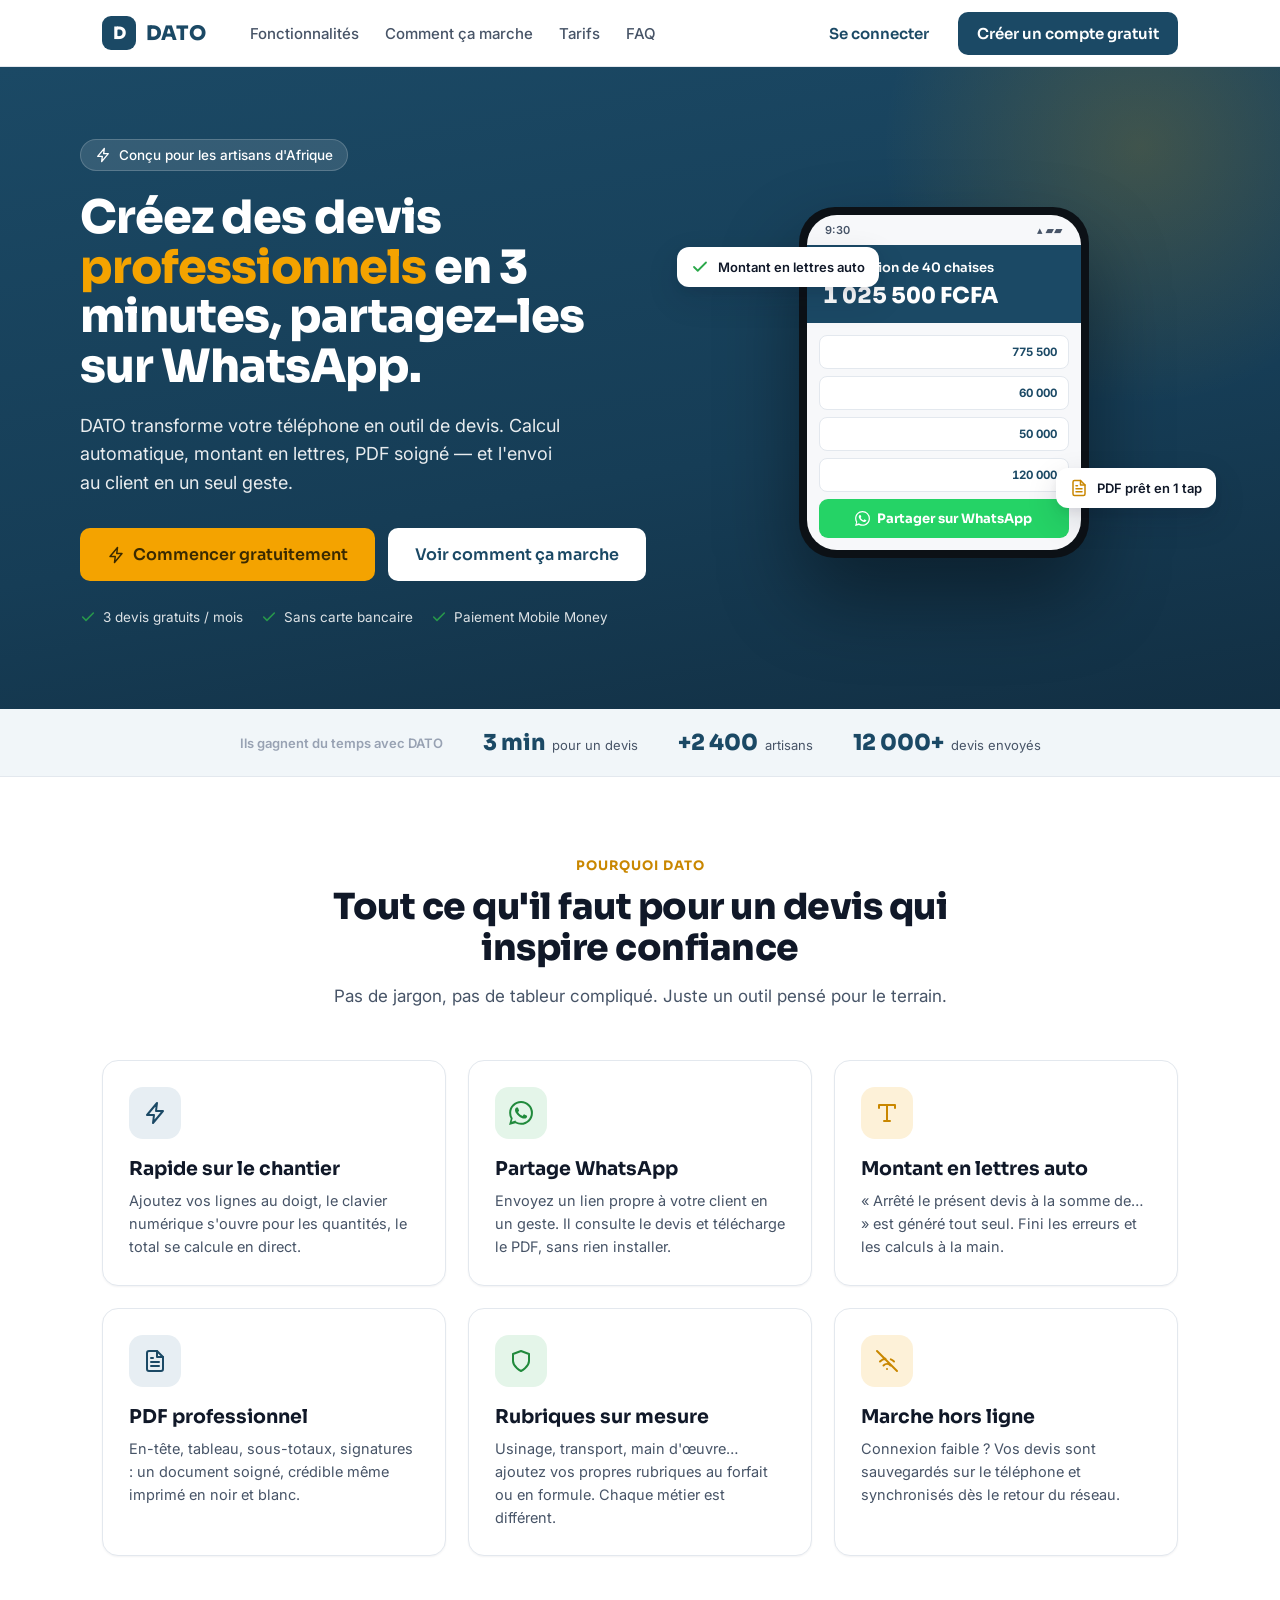
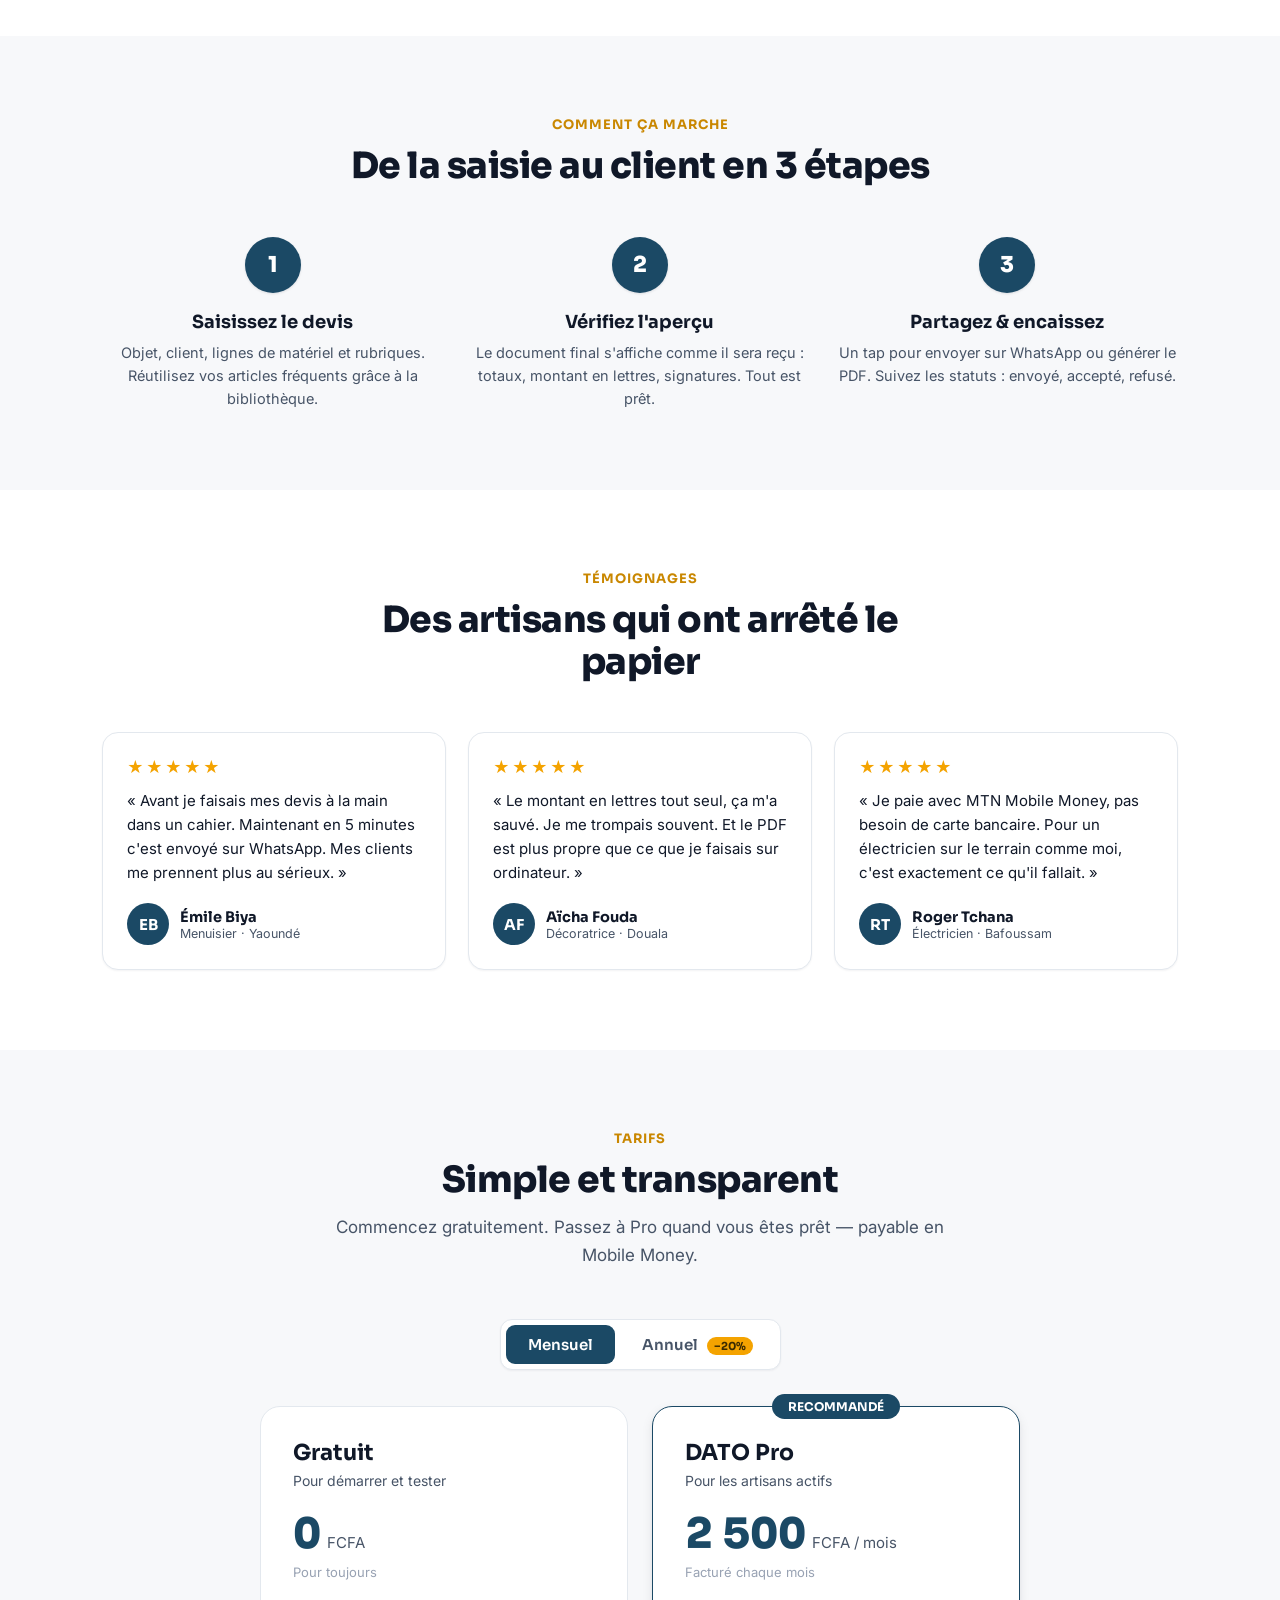
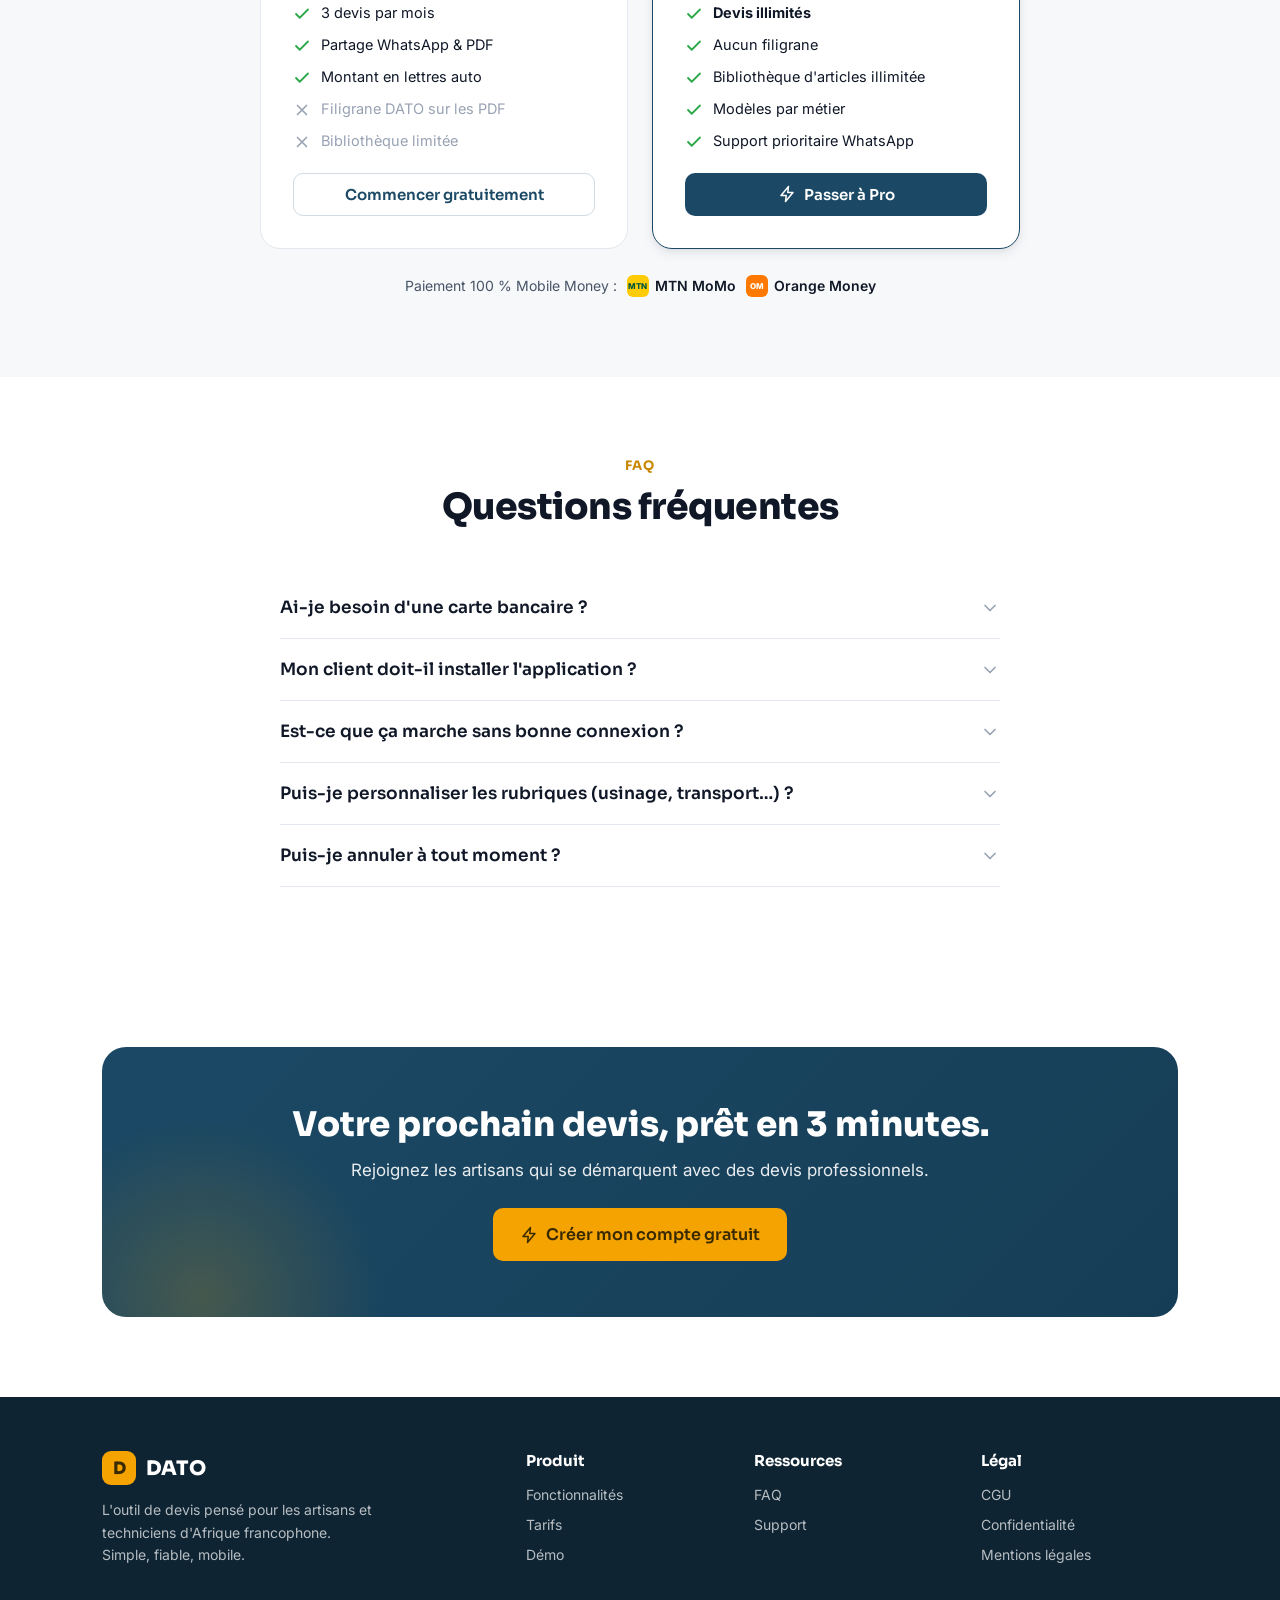
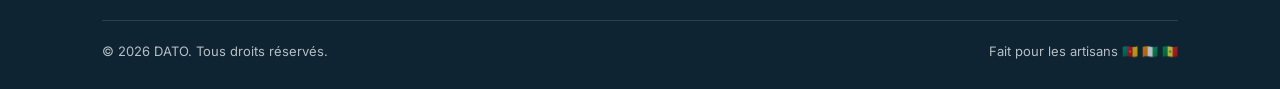
<file: assets/DATO/design_handoff_dato/maquettes/Landing & Tarifs.html>
<!DOCTYPE html>
<html lang="fr">
<head>
<meta charset="UTF-8">
<meta name="viewport" content="width=device-width, initial-scale=1.0">
<title>DATO — Créez des devis pros en 3 minutes</title>
<link rel="stylesheet" href="styles/tokens.css">
<link rel="stylesheet" href="devis/landing.css">
</head>
<body>
<svg width="0" height="0" style="position:absolute" aria-hidden="true">
  <symbol id="i-check" viewBox="0 0 24 24" fill="none" stroke="currentColor" stroke-width="2.4" stroke-linecap="round" stroke-linejoin="round"><path d="M20 6 9 17l-5-5"/></symbol>
  <symbol id="i-x" viewBox="0 0 24 24" fill="none" stroke="currentColor" stroke-width="2.2" stroke-linecap="round"><path d="M18 6 6 18M6 6l12 12"/></symbol>
  <symbol id="i-whatsapp" viewBox="0 0 24 24" fill="currentColor"><path d="M.057 24l1.687-6.163a11.867 11.867 0 0 1-1.587-5.946C.16 5.335 5.495 0 12.05 0a11.82 11.82 0 0 1 8.413 3.488 11.82 11.82 0 0 1 3.48 8.414c-.003 6.557-5.338 11.892-11.893 11.892a11.9 11.9 0 0 1-5.688-1.448L.057 24zm6.597-3.807c1.676.995 3.276 1.591 5.392 1.592 5.448 0 9.886-4.434 9.889-9.885.002-5.462-4.415-9.89-9.881-9.892-5.452 0-9.887 4.434-9.889 9.884a9.86 9.86 0 0 0 1.515 5.26l-.999 3.648 3.973-1.292zm11.387-5.464c-.074-.124-.272-.198-.57-.347-.297-.149-1.758-.868-2.031-.967-.272-.099-.47-.149-.669.149-.198.297-.768.967-.941 1.165-.173.198-.347.223-.644.074-.297-.149-1.255-.462-2.39-1.475-.883-.788-1.48-1.761-1.653-2.059-.173-.297-.018-.458.13-.606.134-.133.297-.347.446-.521.151-.172.2-.296.3-.495.099-.198.05-.372-.025-.521-.075-.148-.669-1.611-.916-2.206-.242-.579-.487-.501-.669-.51l-.57-.01c-.198 0-.52.074-.792.372s-1.04 1.016-1.04 2.479 1.065 2.876 1.213 3.074c.149.198 2.095 3.2 5.076 4.487.709.306 1.263.489 1.694.626.712.226 1.36.194 1.872.118.571-.085 1.758-.719 2.006-1.413.248-.695.248-1.29.173-1.414z"/></symbol>
  <symbol id="i-zap" viewBox="0 0 24 24" fill="none" stroke="currentColor" stroke-width="2" stroke-linecap="round" stroke-linejoin="round"><path d="M4 14h7l-1 8 10-12h-7l1-8z"/></symbol>
  <symbol id="i-file" viewBox="0 0 24 24" fill="none" stroke="currentColor" stroke-width="2" stroke-linecap="round" stroke-linejoin="round"><path d="M14 2H6a2 2 0 0 0-2 2v16a2 2 0 0 0 2 2h12a2 2 0 0 0 2-2V8z"/><path d="M14 2v6h6M16 13H8M16 17H8M10 9H8"/></symbol>
  <symbol id="i-type" viewBox="0 0 24 24" fill="none" stroke="currentColor" stroke-width="2" stroke-linecap="round" stroke-linejoin="round"><path d="M4 7V4h16v3M9 20h6M12 4v16"/></symbol>
  <symbol id="i-wifi-off" viewBox="0 0 24 24" fill="none" stroke="currentColor" stroke-width="2" stroke-linecap="round" stroke-linejoin="round"><path d="M2 2l20 20M8.5 16.5a5 5 0 0 1 7 0M5 12.5a10 10 0 0 1 5.5-2.7M19 12.5a10 10 0 0 0-3.2-2.1M12 20h.01"/></symbol>
  <symbol id="i-shield" viewBox="0 0 24 24" fill="none" stroke="currentColor" stroke-width="2" stroke-linecap="round" stroke-linejoin="round"><path d="M12 22s8-4 8-10V5l-8-3-8 3v7c0 6 8 10 8 10z"/></symbol>
  <symbol id="i-chevron-d" viewBox="0 0 24 24" fill="none" stroke="currentColor" stroke-width="2" stroke-linecap="round" stroke-linejoin="round"><path d="m6 9 6 6 6-6"/></symbol>
  <symbol id="i-menu" viewBox="0 0 24 24" fill="none" stroke="currentColor" stroke-width="2" stroke-linecap="round"><path d="M3 12h18M3 6h18M3 18h18"/></symbol>
</svg>

<div class="lp">

  <!-- NAV -->
  <nav class="lp-nav">
    <div class="wrap row">
      <div class="brand"><span class="b">D</span> DATO</div>
      <div class="links">
        <a onclick="document.getElementById('benefices').scrollIntoView({behavior:'smooth'})">Fonctionnalités</a>
        <a onclick="document.getElementById('comment').scrollIntoView({behavior:'smooth'})">Comment ça marche</a>
        <a onclick="document.getElementById('tarifs').scrollIntoView({behavior:'smooth'})">Tarifs</a>
        <a onclick="document.getElementById('faq').scrollIntoView({behavior:'smooth'})">FAQ</a>
      </div>
      <div class="actions">
        <a class="lpbtn lpbtn-ghost" href="Auth & Onboarding.html">Se connecter</a>
        <a class="lpbtn lpbtn-primary" href="Auth & Onboarding.html">Créer un compte gratuit</a>
      </div>
    </div>
  </nav>

  <!-- HERO -->
  <header class="hero">
    <div class="wrap grid">
      <div>
        <span class="pill"><svg width="16" height="16"><use href="#i-zap"/></svg> Conçu pour les artisans d'Afrique</span>
        <h1>Créez des devis <span class="hl">professionnels</span> en 3 minutes, partagez-les sur WhatsApp.</h1>
        <p class="lead">DATO transforme votre téléphone en outil de devis. Calcul automatique, montant en lettres, PDF soigné — et l'envoi au client en un seul geste.</p>
        <div class="cta-row">
          <a class="lpbtn lpbtn-amber lpbtn-lg" href="Auth & Onboarding.html"><svg width="18" height="18"><use href="#i-zap"/></svg> Commencer gratuitement</a>
          <a class="lpbtn lpbtn-white lpbtn-lg" onclick="document.getElementById('comment').scrollIntoView({behavior:'smooth'})">Voir comment ça marche</a>
        </div>
        <div class="trust">
          <span class="it"><svg width="16" height="16" class="c"><use href="#i-check"/></svg> 3 devis gratuits / mois</span>
          <span class="it"><svg width="16" height="16" class="c"><use href="#i-check"/></svg> Sans carte bancaire</span>
          <span class="it"><svg width="16" height="16" class="c"><use href="#i-check"/></svg> Paiement Mobile Money</span>
        </div>
      </div>
      <div class="mockup">
        <div class="badge-float bf1"><svg width="18" height="18" class="i"><use href="#i-check"/></svg> Montant en lettres auto</div>
        <div class="ph">
          <div class="scr">
            <div class="sbar"><span>9:30</span><span>▴ ▰▰</span></div>
            <div class="mk-head">
              <div class="obj">Fabrication de 40 chaises</div>
              <div class="amt">1 025 500 FCFA</div>
            </div>
            <div class="mk-body">
              <div class="mk-line"><span>Total Matériel</span><span class="v">775 500</span></div>
              <div class="mk-line"><span>Usinage 1500×40</span><span class="v">60 000</span></div>
              <div class="mk-line"><span>Transport</span><span class="v">50 000</span></div>
              <div class="mk-line"><span>Main d'œuvre 3000×40</span><span class="v">120 000</span></div>
              <div class="mk-wa"><svg width="15" height="15"><use href="#i-whatsapp"/></svg> Partager sur WhatsApp</div>
            </div>
          </div>
        </div>
        <div class="badge-float bf2"><svg width="18" height="18" class="i"><use href="#i-file"/></svg> PDF prêt en 1 tap</div>
      </div>
    </div>
  </header>

  <!-- STRIP -->
  <div class="strip">
    <div class="wrap row">
      <span class="lbl">Ils gagnent du temps avec DATO</span>
      <div class="stat"><span class="n">3 min</span><span class="t">pour un devis</span></div>
      <div class="stat"><span class="n">+2 400</span><span class="t">artisans</span></div>
      <div class="stat"><span class="n">12 000+</span><span class="t">devis envoyés</span></div>
    </div>
  </div>

  <!-- BENEFITS -->
  <section class="sec" id="benefices">
    <div class="wrap">
      <div class="sec-head">
        <div class="kick">Pourquoi DATO</div>
        <h2>Tout ce qu'il faut pour un devis qui inspire confiance</h2>
        <p>Pas de jargon, pas de tableur compliqué. Juste un outil pensé pour le terrain.</p>
      </div>
      <div class="benefits-grid">
        <div class="bcard"><div class="ic b1"><svg width="24" height="24"><use href="#i-zap"/></svg></div><h3>Rapide sur le chantier</h3><p>Ajoutez vos lignes au doigt, le clavier numérique s'ouvre pour les quantités, le total se calcule en direct.</p></div>
        <div class="bcard"><div class="ic b2"><svg width="24" height="24"><use href="#i-whatsapp"/></svg></div><h3>Partage WhatsApp</h3><p>Envoyez un lien propre à votre client en un geste. Il consulte le devis et télécharge le PDF, sans rien installer.</p></div>
        <div class="bcard"><div class="ic b3"><svg width="24" height="24"><use href="#i-type"/></svg></div><h3>Montant en lettres auto</h3><p>« Arrêté le présent devis à la somme de… » est généré tout seul. Fini les erreurs et les calculs à la main.</p></div>
        <div class="bcard"><div class="ic b1"><svg width="24" height="24"><use href="#i-file"/></svg></div><h3>PDF professionnel</h3><p>En-tête, tableau, sous-totaux, signatures : un document soigné, crédible même imprimé en noir et blanc.</p></div>
        <div class="bcard"><div class="ic b2"><svg width="24" height="24"><use href="#i-shield"/></svg></div><h3>Rubriques sur mesure</h3><p>Usinage, transport, main d'œuvre… ajoutez vos propres rubriques au forfait ou en formule. Chaque métier est différent.</p></div>
        <div class="bcard"><div class="ic b3"><svg width="24" height="24"><use href="#i-wifi-off"/></svg></div><h3>Marche hors ligne</h3><p>Connexion faible ? Vos devis sont sauvegardés sur le téléphone et synchronisés dès le retour du réseau.</p></div>
      </div>
    </div>
  </section>

  <!-- STEPS -->
  <section class="sec alt" id="comment">
    <div class="wrap">
      <div class="sec-head">
        <div class="kick">Comment ça marche</div>
        <h2>De la saisie au client en 3 étapes</h2>
      </div>
      <div class="steps-grid">
        <div class="step"><div class="n">1</div><h3>Saisissez le devis</h3><p>Objet, client, lignes de matériel et rubriques. Réutilisez vos articles fréquents grâce à la bibliothèque.</p></div>
        <div class="step"><div class="n">2</div><h3>Vérifiez l'aperçu</h3><p>Le document final s'affiche comme il sera reçu : totaux, montant en lettres, signatures. Tout est prêt.</p></div>
        <div class="step"><div class="n">3</div><h3>Partagez & encaissez</h3><p>Un tap pour envoyer sur WhatsApp ou générer le PDF. Suivez les statuts : envoyé, accepté, refusé.</p></div>
      </div>
    </div>
  </section>

  <!-- TESTIMONIALS -->
  <section class="sec">
    <div class="wrap">
      <div class="sec-head">
        <div class="kick">Témoignages</div>
        <h2>Des artisans qui ont arrêté le papier</h2>
      </div>
      <div class="testi-grid">
        <div class="testi"><div class="stars">★★★★★</div><p>« Avant je faisais mes devis à la main dans un cahier. Maintenant en 5 minutes c'est envoyé sur WhatsApp. Mes clients me prennent plus au sérieux. »</p><div class="who"><div class="av">EB</div><div><div class="nm">Émile Biya</div><div class="role">Menuisier · Yaoundé</div></div></div></div>
        <div class="testi"><div class="stars">★★★★★</div><p>« Le montant en lettres tout seul, ça m'a sauvé. Je me trompais souvent. Et le PDF est plus propre que ce que je faisais sur ordinateur. »</p><div class="who"><div class="av">AF</div><div><div class="nm">Aïcha Fouda</div><div class="role">Décoratrice · Douala</div></div></div></div>
        <div class="testi"><div class="stars">★★★★★</div><p>« Je paie avec MTN Mobile Money, pas besoin de carte bancaire. Pour un électricien sur le terrain comme moi, c'est exactement ce qu'il fallait. »</p><div class="who"><div class="av">RT</div><div><div class="nm">Roger Tchana</div><div class="role">Électricien · Bafoussam</div></div></div></div>
      </div>
    </div>
  </section>

  <!-- PRICING -->
  <section class="sec alt" id="tarifs">
    <div class="wrap">
      <div class="sec-head">
        <div class="kick">Tarifs</div>
        <h2>Simple et transparent</h2>
        <p>Commencez gratuitement. Passez à Pro quand vous êtes prêt — payable en Mobile Money.</p>
      </div>
      <div class="pricing-toggle">
        <div class="seg">
          <button id="t-monthly" class="on" onclick="setBilling('monthly')">Mensuel</button>
          <button id="t-yearly" onclick="setBilling('yearly')">Annuel <span class="save">−20%</span></button>
        </div>
      </div>
      <div class="price-grid">
        <div class="pcard">
          <div class="pn">Gratuit</div>
          <div class="pdesc">Pour démarrer et tester</div>
          <div class="pr"><span class="a">0</span><span class="u">FCFA</span></div>
          <div class="psub">Pour toujours</div>
          <ul class="feats">
            <li><svg width="18" height="18" class="c"><use href="#i-check"/></svg> 3 devis par mois</li>
            <li><svg width="18" height="18" class="c"><use href="#i-check"/></svg> Partage WhatsApp & PDF</li>
            <li><svg width="18" height="18" class="c"><use href="#i-check"/></svg> Montant en lettres auto</li>
            <li class="off"><svg width="18" height="18" class="c"><use href="#i-x"/></svg> Filigrane DATO sur les PDF</li>
            <li class="off"><svg width="18" height="18" class="c"><use href="#i-x"/></svg> Bibliothèque limitée</li>
          </ul>
          <a class="lpbtn lpbtn-white" style="border:1.5px solid var(--border-strong)" href="Auth & Onboarding.html">Commencer gratuitement</a>
        </div>
        <div class="pcard featured">
          <div class="rib">RECOMMANDÉ</div>
          <div class="pn">DATO Pro</div>
          <div class="pdesc">Pour les artisans actifs</div>
          <div class="pr"><span class="a" id="price-amt">2 500</span><span class="u">FCFA <span id="price-per">/ mois</span></span></div>
          <div class="psub" id="price-sub">Facturé chaque mois</div>
          <ul class="feats">
            <li><svg width="18" height="18" class="c"><use href="#i-check"/></svg> <b>Devis illimités</b></li>
            <li><svg width="18" height="18" class="c"><use href="#i-check"/></svg> Aucun filigrane</li>
            <li><svg width="18" height="18" class="c"><use href="#i-check"/></svg> Bibliothèque d'articles illimitée</li>
            <li><svg width="18" height="18" class="c"><use href="#i-check"/></svg> Modèles par métier</li>
            <li><svg width="18" height="18" class="c"><use href="#i-check"/></svg> Support prioritaire WhatsApp</li>
          </ul>
          <a class="lpbtn lpbtn-primary" href="Auth & Onboarding.html"><svg width="18" height="18"><use href="#i-zap"/></svg> Passer à Pro</a>
        </div>
      </div>
      <div class="pay-note">
        Paiement 100 % Mobile Money :
        <span class="op"><span class="d mtn">MTN</span> MTN MoMo</span>
        <span class="op"><span class="d orange">OM</span> Orange Money</span>
      </div>
    </div>
  </section>

  <!-- FAQ -->
  <section class="sec" id="faq">
    <div class="wrap">
      <div class="sec-head"><div class="kick">FAQ</div><h2>Questions fréquentes</h2></div>
      <div class="faq">
        <div class="faq-item" onclick="this.classList.toggle('open')"><div class="q">Ai-je besoin d'une carte bancaire ? <svg width="20" height="20" class="ch"><use href="#i-chevron-d"/></svg></div><div class="a">Non. DATO est gratuit pour 3 devis par mois, sans carte. L'abonnement Pro se paie en Mobile Money (MTN ou Orange), directement depuis votre téléphone.</div></div>
        <div class="faq-item" onclick="this.classList.toggle('open')"><div class="q">Mon client doit-il installer l'application ? <svg width="20" height="20" class="ch"><use href="#i-chevron-d"/></svg></div><div class="a">Non. Vous lui envoyez un simple lien WhatsApp. Il ouvre le devis dans son navigateur et peut télécharger le PDF, sans aucune installation ni compte.</div></div>
        <div class="faq-item" onclick="this.classList.toggle('open')"><div class="q">Est-ce que ça marche sans bonne connexion ? <svg width="20" height="20" class="ch"><use href="#i-chevron-d"/></svg></div><div class="a">Oui. Vos devis sont enregistrés sur votre téléphone et se synchronisent dès que la connexion revient. Un bandeau vous indique le mode hors ligne.</div></div>
        <div class="faq-item" onclick="this.classList.toggle('open')"><div class="q">Puis-je personnaliser les rubriques (usinage, transport…) ? <svg width="20" height="20" class="ch"><use href="#i-chevron-d"/></svg></div><div class="a">Absolument. Chaque métier est différent : ajoutez autant de rubriques que vous voulez, au forfait (montant direct) ou en formule (ex. 1500 × 40). Vous pouvez aussi les réordonner.</div></div>
        <div class="faq-item" onclick="this.classList.toggle('open')"><div class="q">Puis-je annuler à tout moment ? <svg width="20" height="20" class="ch"><use href="#i-chevron-d"/></svg></div><div class="a">Oui. L'abonnement Pro est sans engagement. Vous gardez l'accès jusqu'à la fin de la période payée, puis vous repassez automatiquement au forfait gratuit.</div></div>
      </div>
    </div>
  </section>

  <!-- CTA BAND -->
  <section class="sec">
    <div class="wrap">
      <div class="cta-band">
        <h2>Votre prochain devis, prêt en 3 minutes.</h2>
        <p>Rejoignez les artisans qui se démarquent avec des devis professionnels.</p>
        <a class="lpbtn lpbtn-amber lpbtn-lg" href="Auth & Onboarding.html"><svg width="18" height="18"><use href="#i-zap"/></svg> Créer mon compte gratuit</a>
      </div>
    </div>
  </section>

  <!-- FOOTER -->
  <footer class="lp-foot">
    <div class="wrap">
      <div class="grid">
        <div>
          <div class="brand"><span class="b">D</span> DATO</div>
          <p>L'outil de devis pensé pour les artisans et techniciens d'Afrique francophone. Simple, fiable, mobile.</p>
        </div>
        <div><h4>Produit</h4><ul><li><a onclick="document.getElementById('benefices').scrollIntoView({behavior:'smooth'})">Fonctionnalités</a></li><li><a onclick="document.getElementById('tarifs').scrollIntoView({behavior:'smooth'})">Tarifs</a></li><li><a href="Application DATO.html">Démo</a></li></ul></div>
        <div><h4>Ressources</h4><ul><li><a onclick="document.getElementById('faq').scrollIntoView({behavior:'smooth'})">FAQ</a></li><li><a href="Modals & États.html">Support</a></li></ul></div>
        <div><h4>Légal</h4><ul><li><a>CGU</a></li><li><a>Confidentialité</a></li><li><a>Mentions légales</a></li></ul></div>
      </div>
      <div class="bottom"><span>© 2026 DATO. Tous droits réservés.</span><span>Fait pour les artisans 🇨🇲 🇨🇮 🇸🇳</span></div>
    </div>
  </footer>

</div>

<script>
  function setBilling(mode) {
    var m = document.getElementById('t-monthly'), y = document.getElementById('t-yearly');
    var amt = document.getElementById('price-amt'), per = document.getElementById('price-per'), sub = document.getElementById('price-sub');
    if (mode === 'yearly') {
      y.classList.add('on'); m.classList.remove('on');
      amt.textContent = '2 000'; per.textContent = '/ mois'; sub.textContent = '24 000 FCFA facturés une fois par an';
    } else {
      m.classList.add('on'); y.classList.remove('on');
      amt.textContent = '2 500'; per.textContent = '/ mois'; sub.textContent = 'Facturé chaque mois';
    }
  }
</script>
</body>
</html>
</file>
<file: assets/DATO/design_handoff_dato/maquettes/styles/tokens.css>
/* ============================================================
   DATO — Design tokens
   SaaS de génération de devis pour artisans (Afrique francophone)
   Mobile-first. Personnalité : professionnel · fiable · chaleureux.
   ============================================================ */

@import url('https://fonts.googleapis.com/css2?family=Sora:wght@400;500;600;700;800&family=Inter:wght@400;500;600;700&display=swap');

:root {
  /* ---- Couleurs de marque ---- */
  --ink: #1B4965;          /* primaire — bleu encre profond */
  --ink-700: #163d56;
  --ink-600: #205a7d;
  --ink-100: #e7eef3;      /* fond bleuté léger */
  --ink-050: #f1f6f9;

  --green: #2BA84A;        /* succès / WhatsApp / argent */
  --green-700: #218a3c;
  --green-100: #e4f5e9;

  --amber: #F4A300;        /* CTA secondaire / énergie */
  --amber-700: #c98700;
  --amber-100: #fdf1d8;

  --whatsapp: #25D366;     /* vert WhatsApp officiel */

  /* ---- Sémantiques ---- */
  --success: #2BA84A;
  --danger:  #E5484D;
  --danger-100: #fde8e8;
  --warning: #F4A300;
  --info:    #1B4965;

  /* ---- Neutres ---- */
  --bg:        #F7F8FA;    /* fond appli */
  --surface:   #FFFFFF;    /* cartes / surfaces */
  --surface-2: #FBFCFD;
  --border:    #E3E8EE;    /* bordures */
  --border-strong: #d2dae3;
  --text:      #101828;    /* texte principal */
  --text-2:    #475467;    /* texte secondaire */
  --text-3:    #98a2b3;    /* texte tertiaire / placeholder */

  /* ---- Statuts de devis ---- */
  --st-draft-bg:    #eef0f3;  --st-draft-fg:    #5b6573;
  --st-sent-bg:     #e7eef3;  --st-sent-fg:     #1B4965;
  --st-accepted-bg: #e4f5e9;  --st-accepted-fg: #218a3c;
  --st-refused-bg:  #fde8e8;  --st-refused-fg:  #c0383c;

  /* ---- Typographie ---- */
  --font-head: 'Sora', system-ui, sans-serif;
  --font-body: 'Inter', system-ui, sans-serif;

  --fs-display: 28px;  --lh-display: 34px;
  --fs-h1: 24px;       --lh-h1: 30px;
  --fs-h2: 20px;       --lh-h2: 26px;
  --fs-h3: 17px;       --lh-h3: 24px;
  --fs-body-lg: 16px;  --lh-body-lg: 24px;
  --fs-body: 15px;     --lh-body: 22px;
  --fs-sm: 13px;       --lh-sm: 18px;
  --fs-xs: 12px;       --lh-xs: 16px;

  /* ---- Espacements (échelle 4px) ---- */
  --sp-1: 4px;  --sp-2: 8px;  --sp-3: 12px; --sp-4: 16px;
  --sp-5: 20px; --sp-6: 24px; --sp-8: 32px; --sp-10: 40px; --sp-12: 48px;

  /* ---- Rayons ---- */
  --r-sm: 8px;  --r-md: 10px; --r-lg: 12px; --r-xl: 16px; --r-pill: 999px;

  /* ---- Ombres (douces, discrètes) ---- */
  --sh-1: 0 1px 2px rgba(16,24,40,.05);
  --sh-2: 0 1px 3px rgba(16,24,40,.08), 0 1px 2px rgba(16,24,40,.04);
  --sh-3: 0 4px 12px rgba(16,24,40,.08), 0 2px 4px rgba(16,24,40,.04);
  --sh-4: 0 12px 32px rgba(16,24,40,.14), 0 4px 8px rgba(16,24,40,.06);
  --sh-up: 0 -4px 16px rgba(16,24,40,.06);

  /* ---- Cibles tactiles ---- */
  --tap: 48px;
}

/* Chiffres tabulaires pour tous les montants */
.tnum { font-variant-numeric: tabular-nums; font-feature-settings: "tnum" 1; }

* { box-sizing: border-box; }

body {
  margin: 0;
  font-family: var(--font-body);
  color: var(--text);
  background: var(--bg);
  -webkit-font-smoothing: antialiased;
  text-rendering: optimizeLegibility;
}

h1,h2,h3,h4 { font-family: var(--font-head); margin: 0; }
</file>
<file: assets/DATO/design_handoff_dato/maquettes/devis/landing.css>
/* ============================================================
   DATO — Lot 7 : Landing page marketing (responsive)
   ============================================================ */
* { box-sizing: border-box; }
body { margin: 0; }
.lp { font-family: var(--font-body); color: var(--text); background: #fff; }
.wrap { max-width: 1120px; margin: 0 auto; padding: 0 22px; }

/* Nav */
.lp-nav { position: sticky; top: 0; z-index: 50; background: rgba(255,255,255,.9); backdrop-filter: blur(10px); border-bottom: 1px solid var(--border); }
.lp-nav .row { display: flex; align-items: center; gap: 16px; height: 66px; }
.lp-nav .brand { display: flex; align-items: center; gap: 10px; font-family: var(--font-head); font-weight: 800; font-size: 20px; color: var(--ink); }
.lp-nav .brand .b { width: 34px; height: 34px; border-radius: 9px; background: var(--ink); color: #fff; display: grid; place-items: center; font-size: 17px; }
.lp-nav .links { display: flex; gap: 26px; margin-left: 28px; flex: 1; }
.lp-nav .links a { color: var(--text-2); font-weight: 500; font-size: 15px; text-decoration: none; cursor: pointer; }
.lp-nav .links a:hover { color: var(--ink); }
.lp-nav .actions { display: flex; gap: 10px; align-items: center; }
.lpbtn { font-family: var(--font-head); font-weight: 600; font-size: 15px; border-radius: 10px; border: 1.5px solid transparent; padding: 11px 18px; cursor: pointer; display: inline-flex; align-items: center; gap: 8px; text-decoration: none; transition: .12s; }
.lpbtn-primary { background: var(--ink); color: #fff; } .lpbtn-primary:hover { background: var(--ink-700); }
.lpbtn-amber { background: var(--amber); color: #3a2a00; } .lpbtn-amber:hover { background: var(--amber-700); color: #fff; }
.lpbtn-ghost { background: transparent; color: var(--ink); } .lpbtn-ghost:hover { background: var(--ink-050); }
.lpbtn-white { background: #fff; color: var(--ink); } .lpbtn-white:hover { background: var(--ink-050); }
.lpbtn-lg { font-size: 16px; padding: 15px 26px; }
.lp-nav .burger { display: none; }

/* Hero */
.hero { background: linear-gradient(170deg, #1B4965 0%, #163d56 60%, #122f43 100%); color: #fff; position: relative; overflow: hidden; }
.hero::after { content:""; position: absolute; width: 520px; height: 520px; border-radius: 50%; background: radial-gradient(circle, rgba(244,163,0,.18), transparent 70%); top: -180px; right: -120px; }
.hero .grid { display: grid; grid-template-columns: 1.05fr .95fr; gap: 40px; align-items: center; padding: 72px 0 84px; position: relative; z-index: 1; }
.hero .pill { display: inline-flex; align-items: center; gap: 8px; background: rgba(255,255,255,.12); border: 1px solid rgba(255,255,255,.18); padding: 7px 14px; border-radius: 999px; font-size: 13.5px; font-weight: 500; margin-bottom: 22px; }
.hero h1 { font-family: var(--font-head); font-weight: 800; font-size: 46px; line-height: 1.08; letter-spacing: -1px; margin: 0; }
.hero h1 .hl { color: var(--amber); }
.hero .lead { font-size: 18px; line-height: 1.6; opacity: .9; margin: 20px 0 30px; max-width: 480px; }
.hero .cta-row { display: flex; gap: 13px; flex-wrap: wrap; align-items: center; }
.hero .trust { display: flex; align-items: center; gap: 18px; margin-top: 28px; font-size: 13.5px; opacity: .85; flex-wrap: wrap; }
.hero .trust .it { display: flex; align-items: center; gap: 7px; }
.hero .trust .c { color: var(--green); }

/* Phone mockup */
.mockup { display: flex; justify-content: center; position: relative; }
.mockup .ph { width: 290px; border-radius: 36px; background: #0c1116; padding: 8px; box-shadow: 0 40px 80px rgba(0,0,0,.4); }
.mockup .scr { background: var(--bg); border-radius: 30px; overflow: hidden; }
.mockup .sbar { height: 30px; display: flex; align-items: center; justify-content: space-between; padding: 0 18px; font-size: 11px; color: var(--text-2); font-weight: 600; }
.mk-head { background: var(--ink); color: #fff; padding: 14px 16px; }
.mk-head .obj { font-family: var(--font-head); font-weight: 600; font-size: 13px; }
.mk-head .amt { font-family: var(--font-head); font-weight: 800; font-size: 22px; margin-top: 6px; font-variant-numeric: tabular-nums; }
.mk-body { padding: 12px; }
.mk-line { display: flex; justify-content: space-between; background: #fff; border: 1px solid var(--border); border-radius: 8px; padding: 9px 11px; margin-bottom: 7px; font-size: 11.5px; }
.mk-line .v { font-weight: 700; color: var(--ink); font-variant-numeric: tabular-nums; }
.mk-wa { background: var(--whatsapp); color: #fff; border-radius: 9px; padding: 11px; text-align: center; font-family: var(--font-head); font-weight: 700; font-size: 13px; display: flex; align-items: center; justify-content: center; gap: 7px; margin-top: 4px; }
.mockup .badge-float { position: absolute; background: #fff; border-radius: 12px; box-shadow: var(--sh-4); padding: 11px 14px; display: flex; align-items: center; gap: 9px; font-size: 13px; font-weight: 600; color: var(--text); }
.mockup .bf1 { top: 40px; left: -10px; }
.mockup .bf1 .i { color: var(--green); }
.mockup .bf2 { bottom: 50px; right: -16px; }
.mockup .bf2 .i { color: var(--amber-700); }

/* Logos strip */
.strip { background: var(--ink-050); border-bottom: 1px solid var(--border); }
.strip .row { display: flex; align-items: center; justify-content: center; gap: 40px; padding: 20px 0; flex-wrap: wrap; }
.strip .lbl { font-size: 13px; color: var(--text-3); font-weight: 600; }
.strip .stat { display: flex; align-items: baseline; gap: 7px; }
.strip .stat .n { font-family: var(--font-head); font-weight: 800; font-size: 22px; color: var(--ink); }
.strip .stat .t { font-size: 13px; color: var(--text-2); }

/* Sections */
.sec { padding: 80px 0; }
.sec.alt { background: var(--bg); }
.sec-head { text-align: center; max-width: 640px; margin: 0 auto 50px; }
.sec-head .kick { font-family: var(--font-head); font-weight: 700; font-size: 13px; letter-spacing: 1px; text-transform: uppercase; color: var(--amber-700); }
.sec-head h2 { font-family: var(--font-head); font-weight: 800; font-size: 36px; letter-spacing: -.5px; margin: 12px 0 0; line-height: 1.15; }
.sec-head p { font-size: 17px; color: var(--text-2); margin: 14px 0 0; line-height: 1.6; }

/* Benefits */
.benefits-grid { display: grid; grid-template-columns: repeat(3, 1fr); gap: 22px; }
.bcard { background: #fff; border: 1px solid var(--border); border-radius: 16px; padding: 26px; box-shadow: var(--sh-1); transition: .15s; }
.bcard:hover { box-shadow: var(--sh-3); transform: translateY(-2px); }
.bcard .ic { width: 52px; height: 52px; border-radius: 14px; display: grid; place-items: center; margin-bottom: 18px; }
.bcard .ic.b1 { background: var(--ink-100); color: var(--ink); }
.bcard .ic.b2 { background: var(--green-100); color: var(--green-700); }
.bcard .ic.b3 { background: var(--amber-100); color: var(--amber-700); }
.bcard h3 { font-family: var(--font-head); font-weight: 700; font-size: 19px; margin: 0 0 8px; }
.bcard p { font-size: 14.5px; color: var(--text-2); line-height: 1.6; margin: 0; }

/* Steps */
.steps-grid { display: grid; grid-template-columns: repeat(3, 1fr); gap: 26px; }
.step { text-align: center; position: relative; }
.step .n { width: 56px; height: 56px; border-radius: 50%; background: var(--ink); color: #fff; display: grid; place-items: center; font-family: var(--font-head); font-weight: 800; font-size: 22px; margin: 0 auto 18px; box-shadow: var(--sh-2); }
.step h3 { font-family: var(--font-head); font-weight: 700; font-size: 18px; margin: 0 0 8px; }
.step p { font-size: 14.5px; color: var(--text-2); line-height: 1.6; margin: 0; }

/* Testimonials */
.testi-grid { display: grid; grid-template-columns: repeat(3, 1fr); gap: 22px; }
.testi { background: #fff; border: 1px solid var(--border); border-radius: 16px; padding: 24px; box-shadow: var(--sh-1); }
.testi .stars { color: var(--amber); font-size: 16px; letter-spacing: 2px; margin-bottom: 12px; }
.testi p { font-size: 15px; line-height: 1.6; color: var(--text); margin: 0 0 18px; }
.testi .who { display: flex; align-items: center; gap: 11px; }
.testi .who .av { width: 42px; height: 42px; border-radius: 50%; background: var(--ink); color: #fff; display: grid; place-items: center; font-family: var(--font-head); font-weight: 700; font-size: 15px; flex: none; }
.testi .who .nm { font-family: var(--font-head); font-weight: 700; font-size: 14.5px; }
.testi .who .role { font-size: 12.5px; color: var(--text-2); }

/* Pricing */
.pricing-toggle { display: flex; justify-content: center; margin-bottom: 36px; }
.pricing-toggle .seg { display: inline-flex; background: #fff; border: 1px solid var(--border); border-radius: 12px; padding: 5px; gap: 5px; box-shadow: var(--sh-1); }
.pricing-toggle button { border: 0; background: transparent; font-family: var(--font-head); font-weight: 600; font-size: 15px; padding: 10px 22px; border-radius: 9px; color: var(--text-2); cursor: pointer; }
.pricing-toggle button.on { background: var(--ink); color: #fff; }
.pricing-toggle .save { font-size: 11px; background: var(--amber); color: #3a2a00; padding: 2px 7px; border-radius: 999px; margin-left: 6px; font-weight: 700; }
.price-grid { display: grid; grid-template-columns: 1fr 1fr; gap: 24px; max-width: 760px; margin: 0 auto; }
.pcard { background: #fff; border: 1.5px solid var(--border); border-radius: 20px; padding: 32px; position: relative; }
.pcard.featured { border-color: var(--ink); box-shadow: var(--sh-3); }
.pcard .rib { position: absolute; top: -13px; left: 50%; transform: translateX(-50%); background: var(--ink); color: #fff; font-family: var(--font-head); font-weight: 700; font-size: 12px; padding: 5px 16px; border-radius: 999px; }
.pcard .pn { font-family: var(--font-head); font-weight: 700; font-size: 22px; }
.pcard .pdesc { font-size: 14px; color: var(--text-2); margin: 6px 0 18px; }
.pcard .pr { display: flex; align-items: baseline; gap: 6px; }
.pcard .pr .a { font-family: var(--font-head); font-weight: 800; font-size: 42px; color: var(--ink); font-variant-numeric: tabular-nums; }
.pcard .pr .u { font-size: 15px; color: var(--text-2); }
.pcard .psub { font-size: 13px; color: var(--text-3); margin-top: 4px; min-height: 18px; }
.pcard .feats { list-style: none; padding: 0; margin: 22px 0; display: flex; flex-direction: column; gap: 13px; }
.pcard .feats li { display: flex; gap: 10px; align-items: flex-start; font-size: 14.5px; }
.pcard .feats li .c { color: var(--green); flex: none; margin-top: 1px; }
.pcard .feats li.off { color: var(--text-3); } .pcard .feats li.off .c { color: var(--text-3); }
.pcard .lpbtn { width: 100%; justify-content: center; }
.pay-note { text-align: center; margin-top: 26px; font-size: 14px; color: var(--text-2); display: flex; align-items: center; justify-content: center; gap: 10px; flex-wrap: wrap; }
.pay-note .op { display: inline-flex; align-items: center; gap: 6px; font-weight: 600; color: var(--text); }
.pay-note .op .d { width: 22px; height: 22px; border-radius: 6px; display: grid; place-items: center; color: #fff; font-size: 8px; font-weight: 800; }
.pay-note .op .d.mtn { background: #ffcb05; color: #00553d; } .pay-note .op .d.orange { background: #ff7900; }

/* FAQ */
.faq { max-width: 720px; margin: 0 auto; }
.faq-item { border-bottom: 1px solid var(--border); padding: 20px 0; }
.faq-item .q { display: flex; justify-content: space-between; align-items: center; cursor: pointer; font-family: var(--font-head); font-weight: 600; font-size: 17px; gap: 16px; }
.faq-item .q .ch { color: var(--text-3); transition: .2s; flex: none; }
.faq-item.open .q .ch { transform: rotate(180deg); }
.faq-item .a { font-size: 15px; color: var(--text-2); line-height: 1.65; max-height: 0; overflow: hidden; transition: max-height .25s ease, margin .25s ease; }
.faq-item.open .a { max-height: 220px; margin-top: 12px; }

/* CTA band */
.cta-band { background: linear-gradient(135deg, #1B4965, #163d56); color: #fff; border-radius: 24px; padding: 56px 40px; text-align: center; position: relative; overflow: hidden; }
.cta-band::after { content:""; position: absolute; width: 360px; height: 360px; border-radius: 50%; background: radial-gradient(circle, rgba(244,163,0,.2), transparent 70%); bottom: -160px; left: -80px; }
.cta-band h2 { font-family: var(--font-head); font-weight: 800; font-size: 34px; margin: 0; position: relative; z-index: 1; }
.cta-band p { font-size: 17px; opacity: .9; margin: 14px 0 28px; position: relative; z-index: 1; }
.cta-band .lpbtn { position: relative; z-index: 1; }

/* Footer */
.lp-foot { background: #0e2433; color: rgba(255,255,255,.7); padding: 54px 0 30px; }
.lp-foot .grid { display: grid; grid-template-columns: 2fr 1fr 1fr 1fr; gap: 30px; }
.lp-foot .brand { display: flex; align-items: center; gap: 10px; font-family: var(--font-head); font-weight: 800; font-size: 20px; color: #fff; margin-bottom: 14px; }
.lp-foot .brand .b { width: 34px; height: 34px; border-radius: 9px; background: var(--amber); color: #3a2a00; display: grid; place-items: center; font-size: 17px; }
.lp-foot p { font-size: 14px; line-height: 1.6; max-width: 280px; }
.lp-foot h4 { color: #fff; font-family: var(--font-head); font-size: 15px; margin: 0 0 14px; }
.lp-foot ul { list-style: none; padding: 0; margin: 0; display: flex; flex-direction: column; gap: 10px; }
.lp-foot ul a { color: rgba(255,255,255,.7); text-decoration: none; font-size: 14px; cursor: pointer; }
.lp-foot ul a:hover { color: #fff; }
.lp-foot .bottom { border-top: 1px solid rgba(255,255,255,.12); margin-top: 40px; padding-top: 22px; display: flex; justify-content: space-between; font-size: 13px; flex-wrap: wrap; gap: 10px; }

/* ===== Responsive ===== */
@media (max-width: 900px) {
  .hero .grid { grid-template-columns: 1fr; gap: 20px; padding: 48px 0 60px; }
  .hero h1 { font-size: 36px; }
  .mockup { margin-top: 10px; }
  .benefits-grid, .steps-grid, .testi-grid { grid-template-columns: 1fr; }
  .lp-nav .links { display: none; }
  .lp-nav .actions .lpbtn-ghost { display: none; }
  .sec { padding: 56px 0; }
  .sec-head h2 { font-size: 28px; }
  .price-grid { grid-template-columns: 1fr; max-width: 420px; }
  .lp-foot .grid { grid-template-columns: 1fr 1fr; }
  .cta-band h2 { font-size: 26px; }
}
@media (max-width: 540px) {
  .hero h1 { font-size: 30px; }
  .strip .row { gap: 22px; }
  .lp-foot .grid { grid-template-columns: 1fr; }
}
</file>
